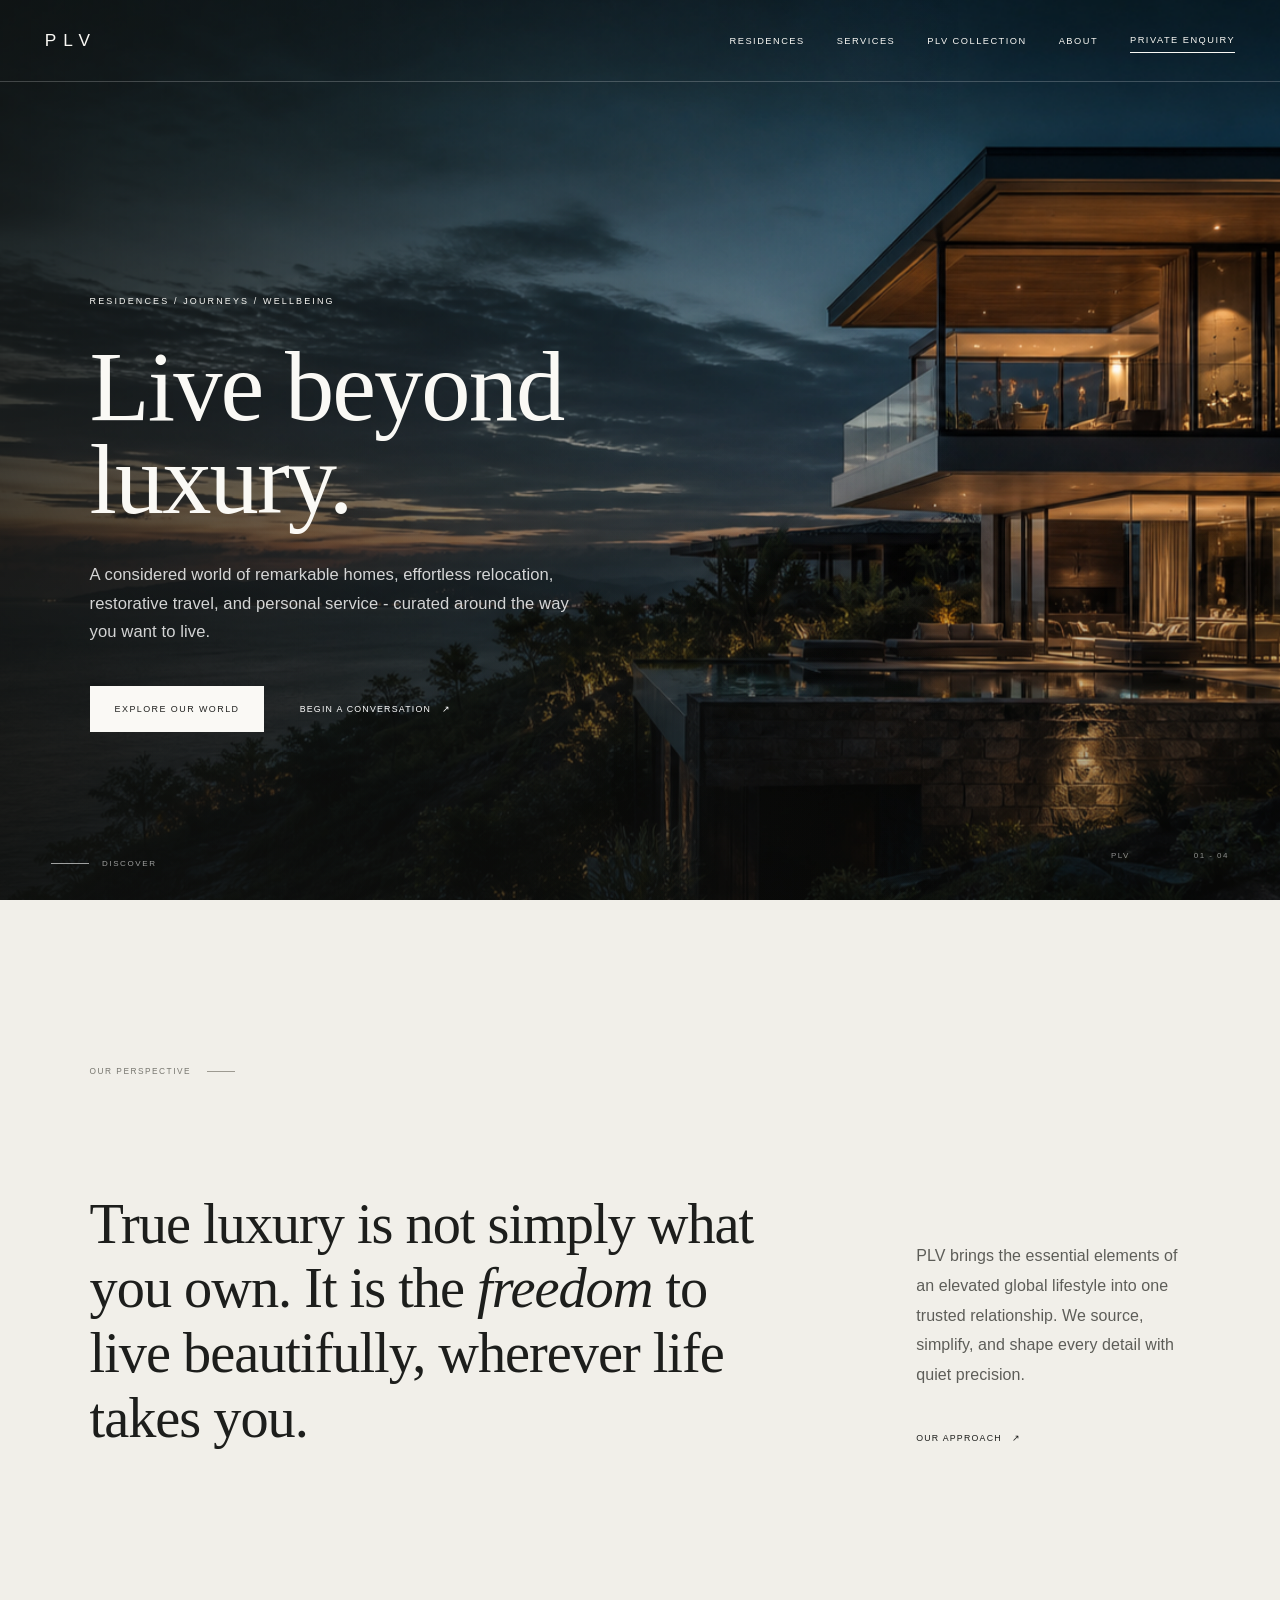
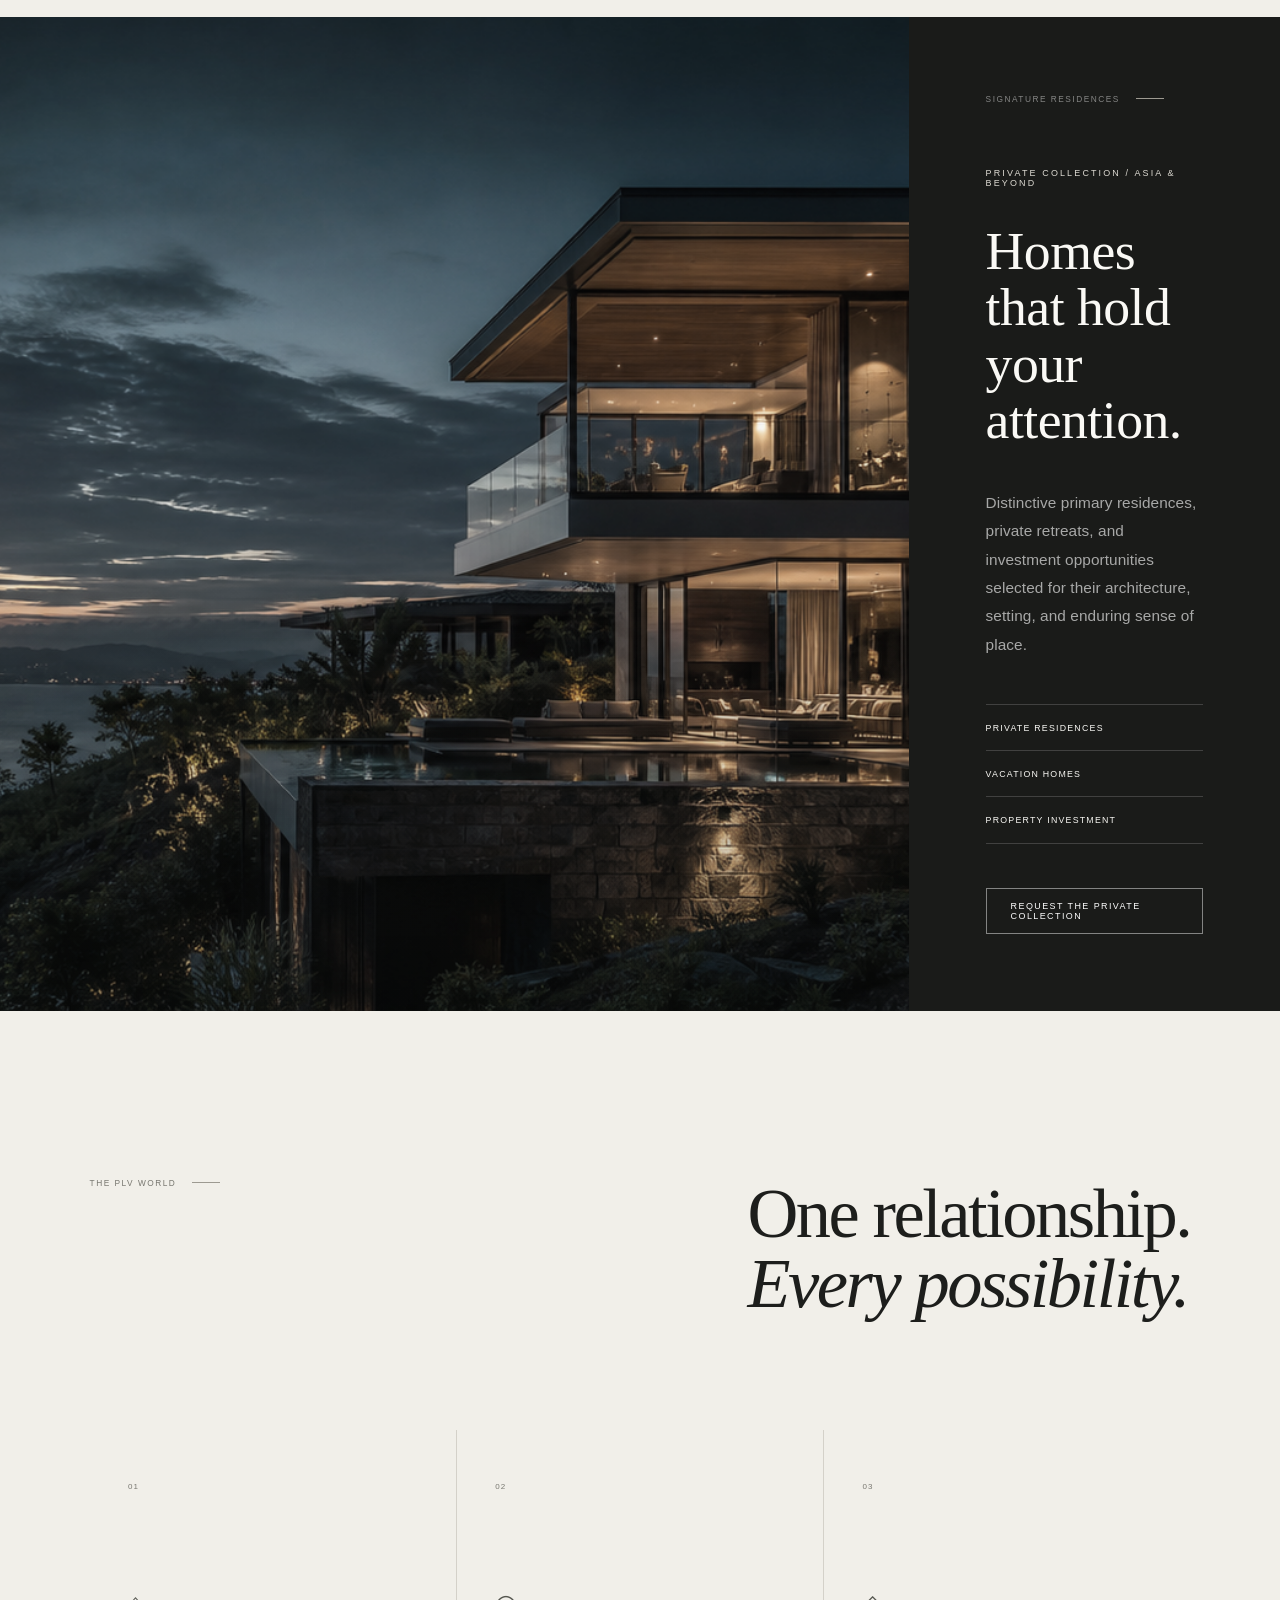
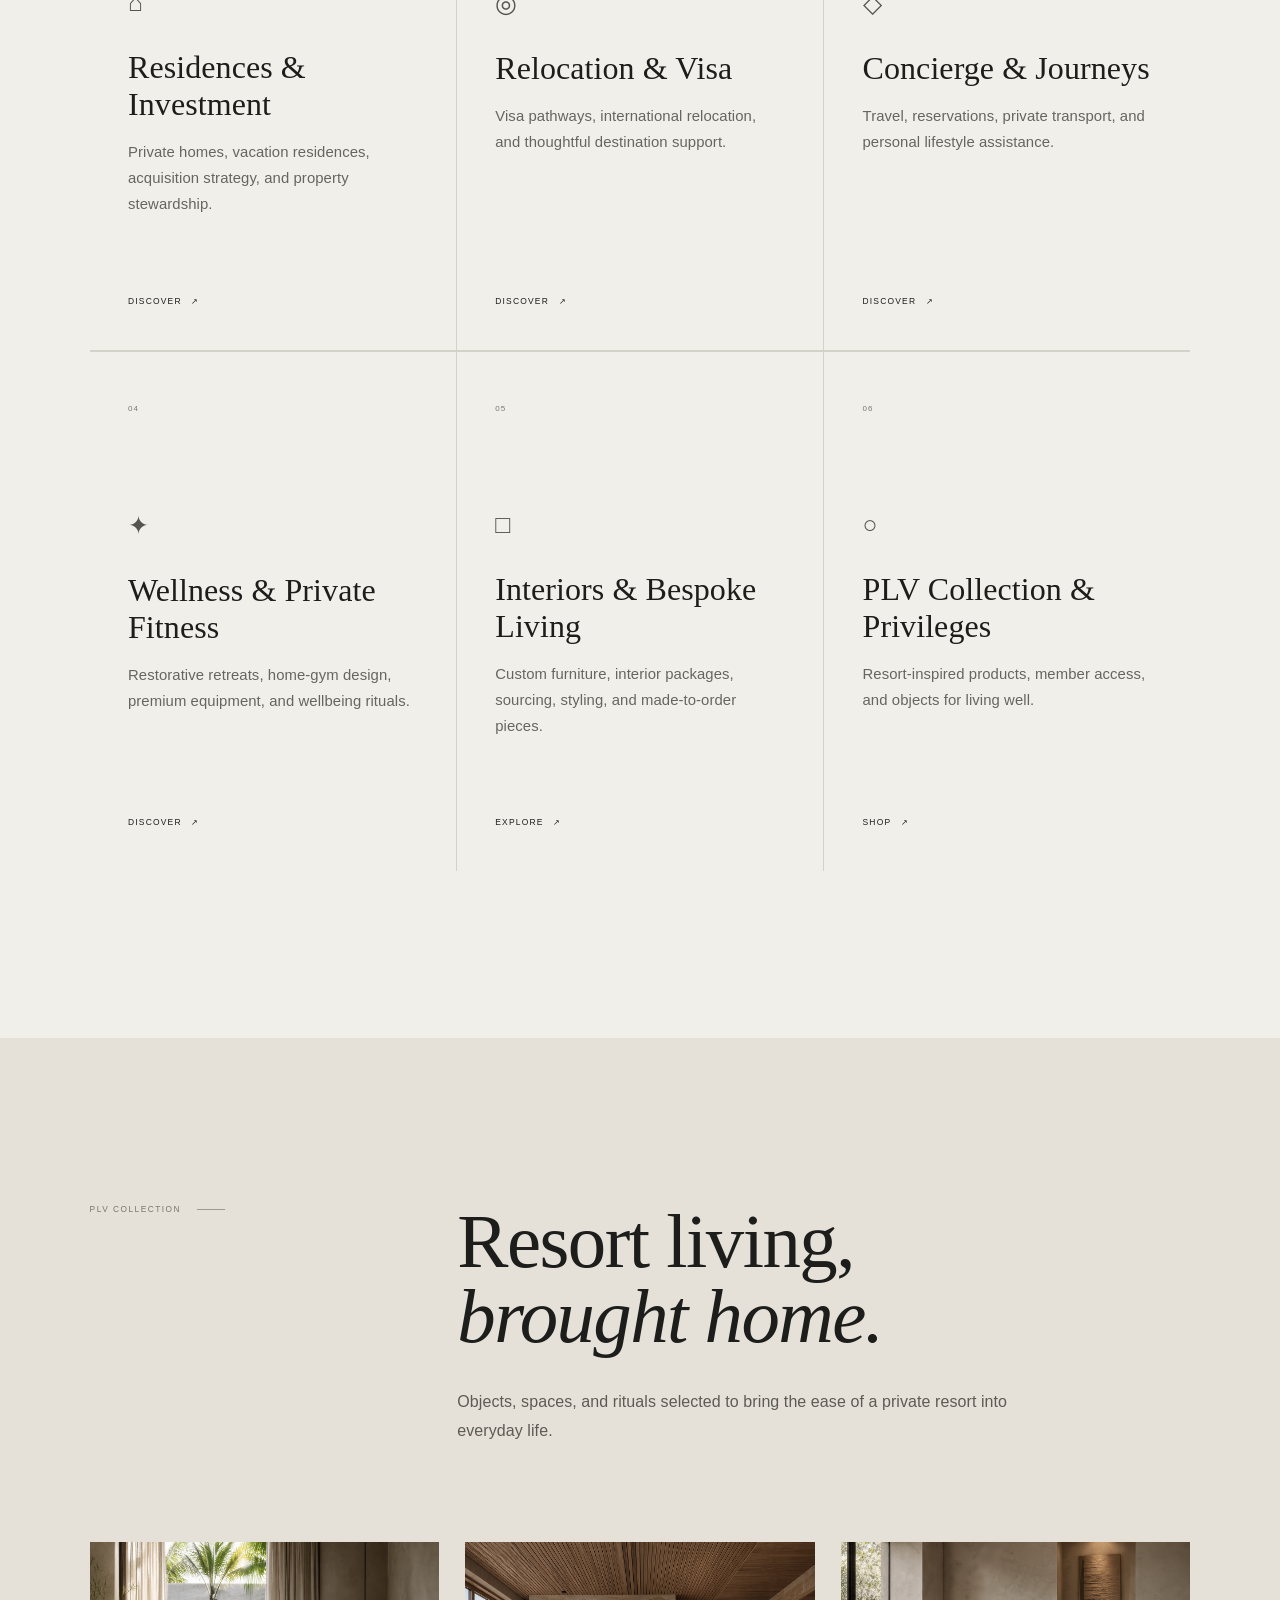
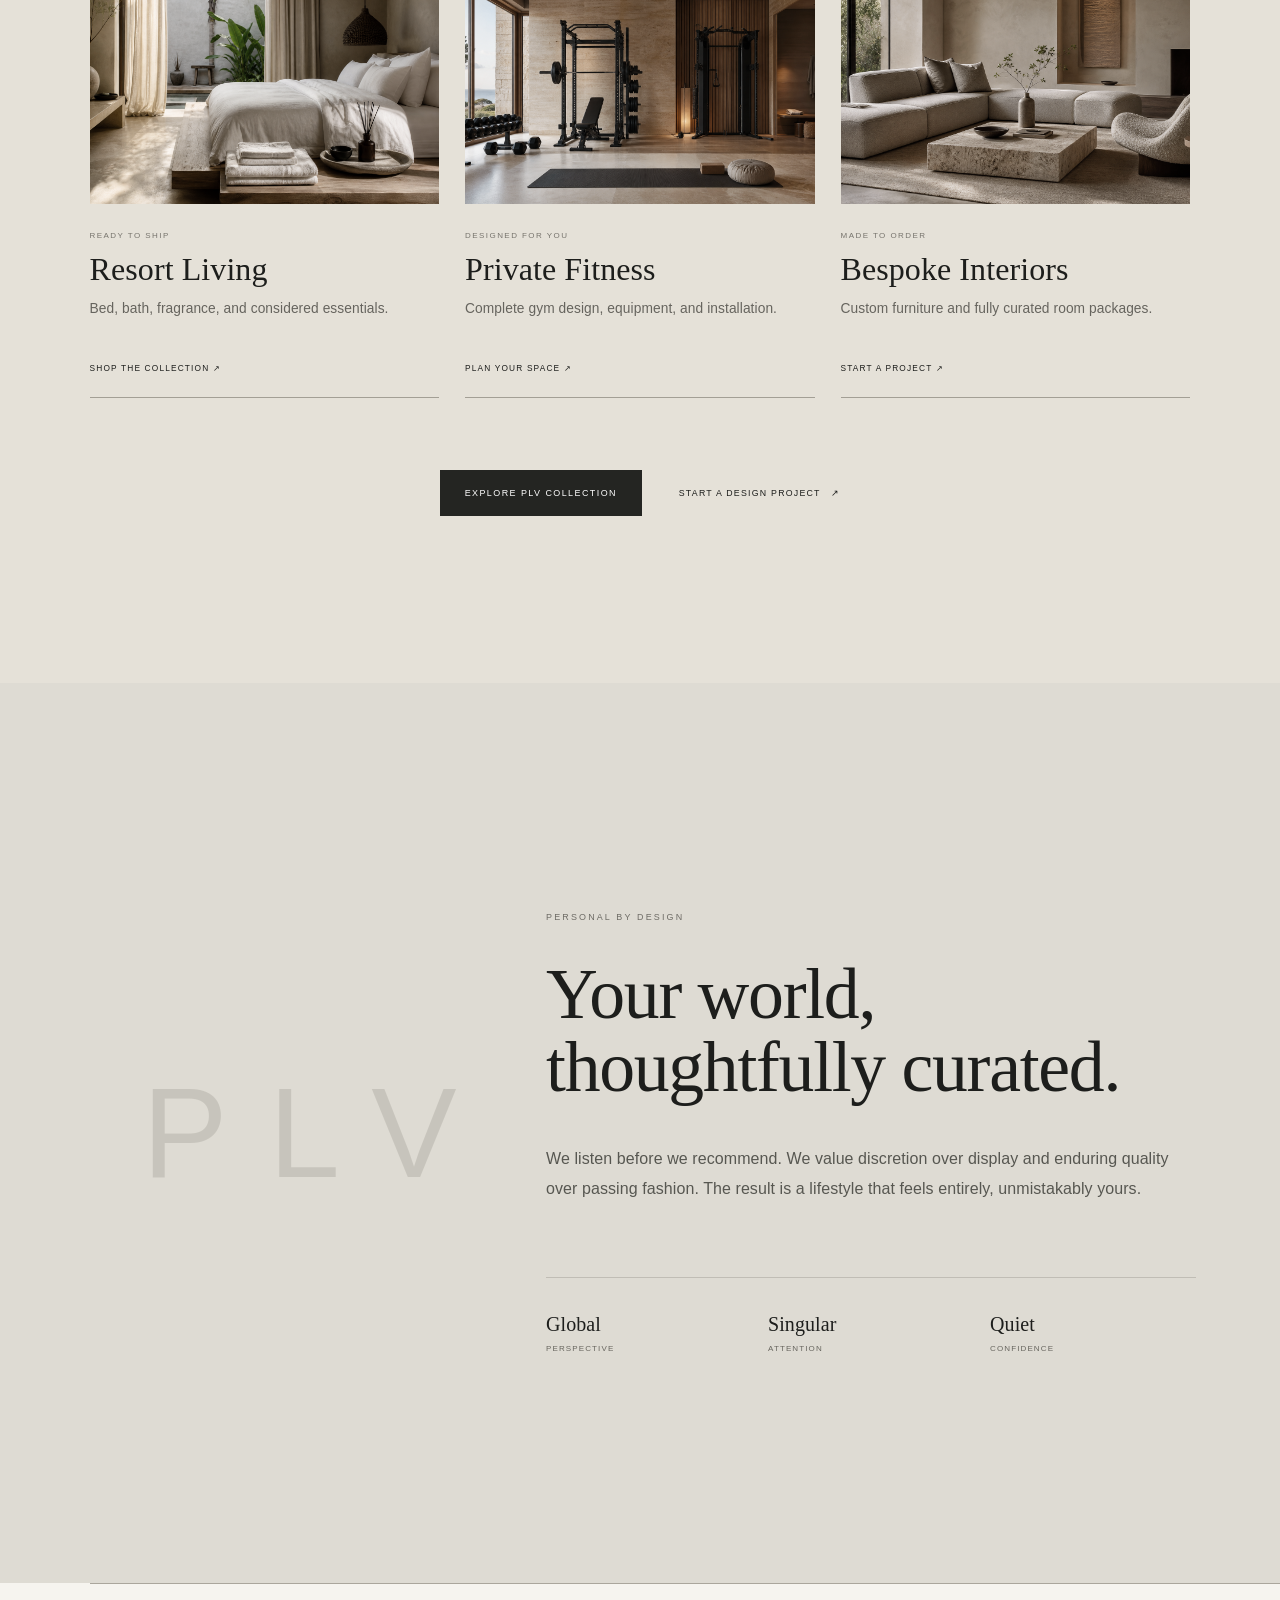
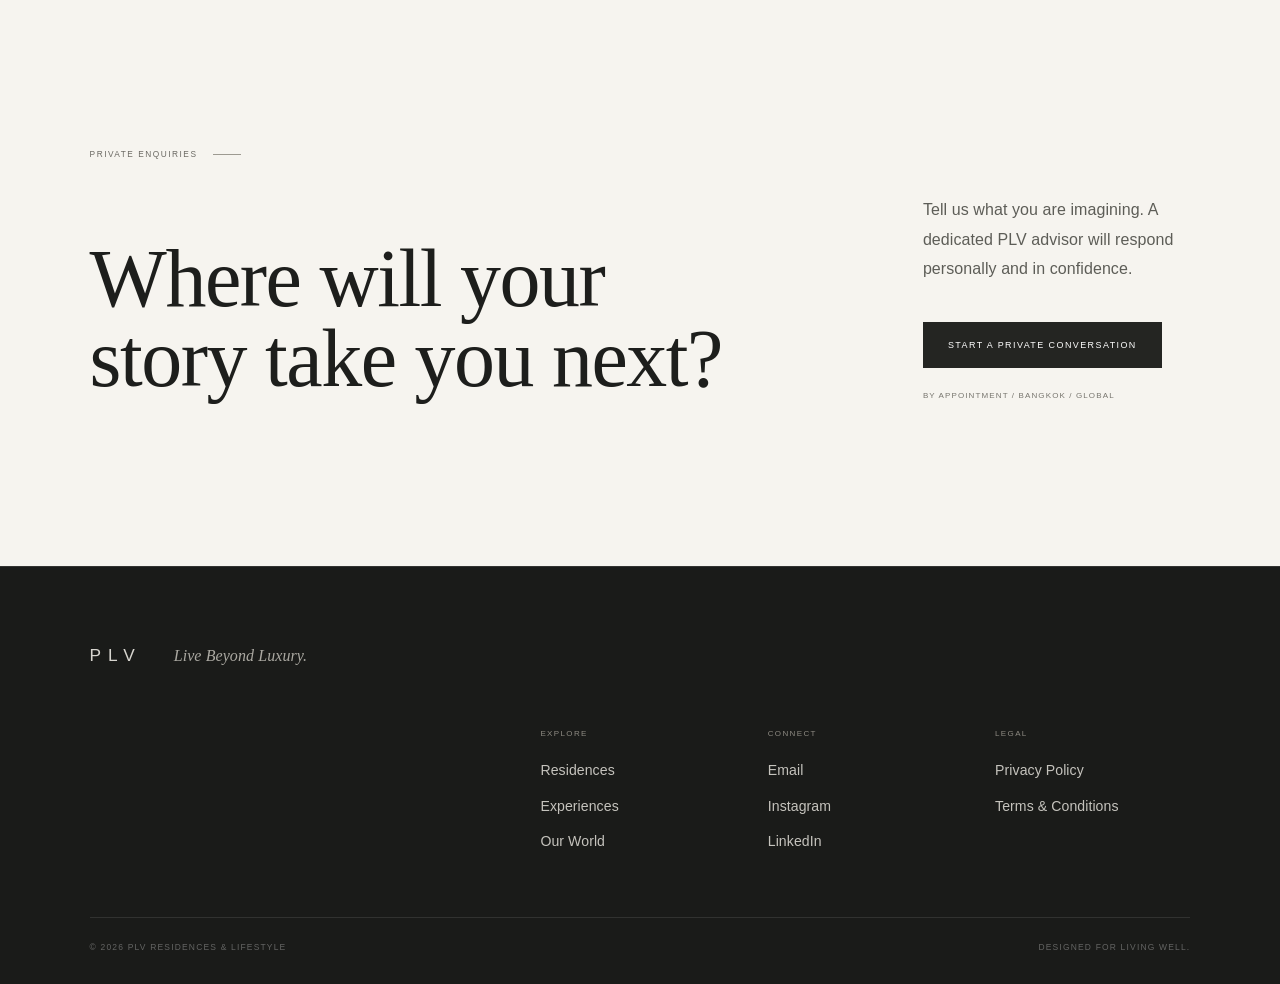
<file: github-plugin-github-openai-curated-remote/outputs/plv-residences/index.html>
<!doctype html>
<html lang="en">
<head>
<meta charset="utf-8"><meta name="viewport" content="width=device-width,initial-scale=1"><meta name="theme-color" content="#07120f">
<meta name="description" content="PLV Residences & Lifestyle curates exceptional residences, journeys, relocation, wellness, and concierge experiences.">
<title>PLV Residences & Lifestyle - Live Beyond Luxury</title>
<link rel="stylesheet" href="base.css"><link rel="stylesheet" href="sections.css"><link rel="stylesheet" href="responsive.css"><link rel="stylesheet" href="aman.css"><link rel="stylesheet" href="commerce.css"><script src="app.js" defer></script><script src="commerce.js" defer></script>
</head>
<body>
<a class="skip" href="#main">Skip to content</a>
<header class="header" data-header>
  <a class="brand" href="#home"><b>PLV</b><span>Residences &amp; Lifestyle</span></a>
  <button class="menu" data-menu aria-expanded="false"><i></i><i></i><span class="sr">Open menu</span></button>
  <nav data-nav><a href="#residences">Residences</a><a href="#services" data-services-link aria-haspopup="true" aria-expanded="false">Services</a><a href="collection.html">PLV Collection</a><a href="#about">About</a><a class="outline" href="#contact">Private Enquiry</a></nav>
</header>
<main id="main">
<section class="hero" id="home">
  <div class="hero-bg"></div><div class="hero-shade"></div>
  <div class="hero-copy"><p class="eyebrow reveal">Residences / Journeys / Wellbeing</p><h1 class="reveal">Live beyond<br><em>luxury.</em></h1><p class="lead reveal">A considered world of remarkable homes, effortless relocation, restorative travel, and personal service - curated around the way you want to live.</p><div class="actions reveal"><a class="button gold" href="#residences">Explore our world</a><a class="text-link" href="#contact">Begin a conversation <span>↗</span></a></div></div>
  <div class="hero-meta"><span>PLV</span><span>01 - 04</span></div><a class="scroll" href="#intro"><i></i>Discover</a>
</section>
<section class="intro section" id="intro"><div class="label reveal"><span>01</span> Our perspective</div><div class="intro-grid"><p class="statement reveal">True luxury is not simply what you own. It is the <em>freedom</em> to live beautifully, wherever life takes you.</p><div class="small-copy reveal"><p>PLV brings the essential elements of an elevated global lifestyle into one trusted relationship. We source, simplify, and shape every detail with quiet precision.</p><a class="text-link dark-link" href="#about">Our approach <span>↗</span></a></div></div></section>
<div data-content></div>
</main>
<footer><div class="footer-brand"><b>PLV</b><em>Live Beyond Luxury.</em></div><div class="footer-links"><div><span>Explore</span><a href="#residences">Residences</a><a href="#services">Experiences</a><a href="#about">Our World</a></div><div><span>Connect</span><a href="mailto:hello@plvresidences.com">Email</a><a href="#">Instagram</a><a href="#">LinkedIn</a></div><div><span>Legal</span><a href="privacy.html">Privacy Policy</a><a href="#">Terms &amp; Conditions</a></div></div><div class="copyright"><span>© 2026 PLV Residences &amp; Lifestyle</span><span>Designed for living well.</span></div></footer>
</body></html>
</file>
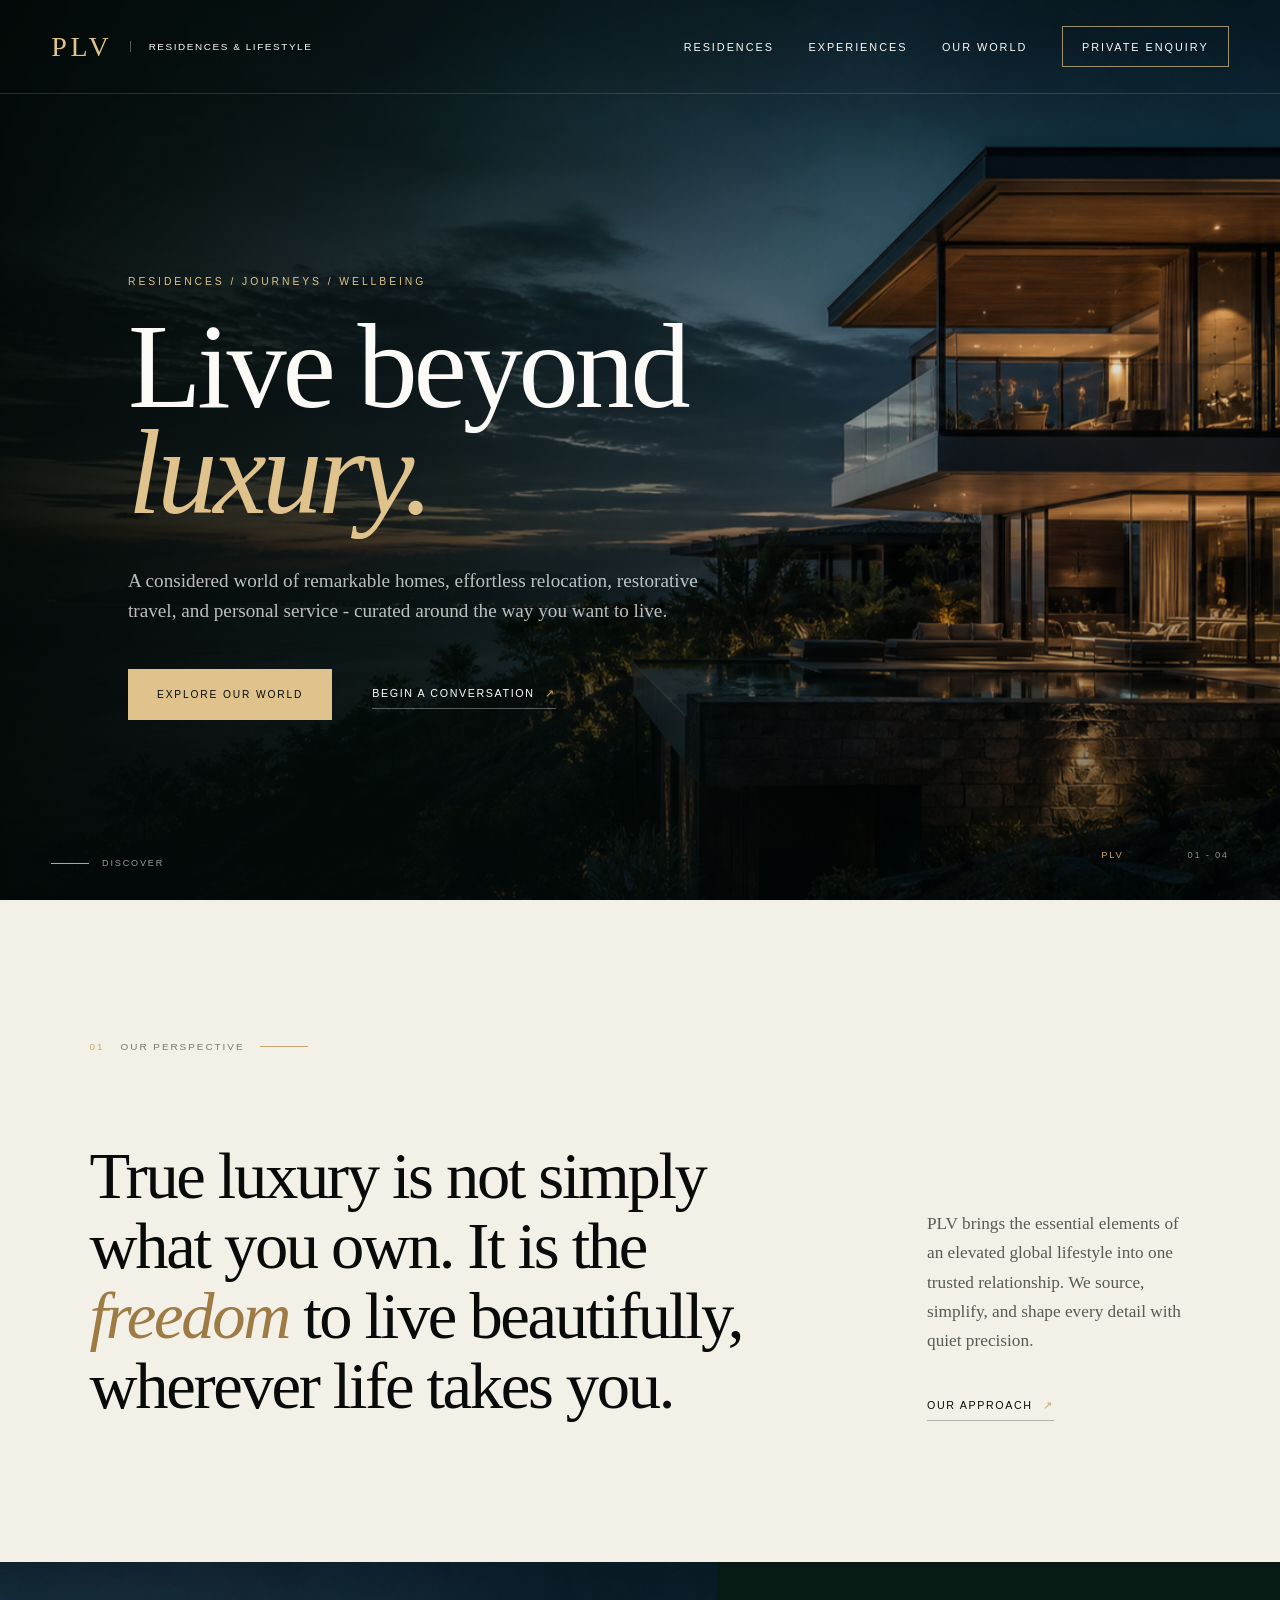
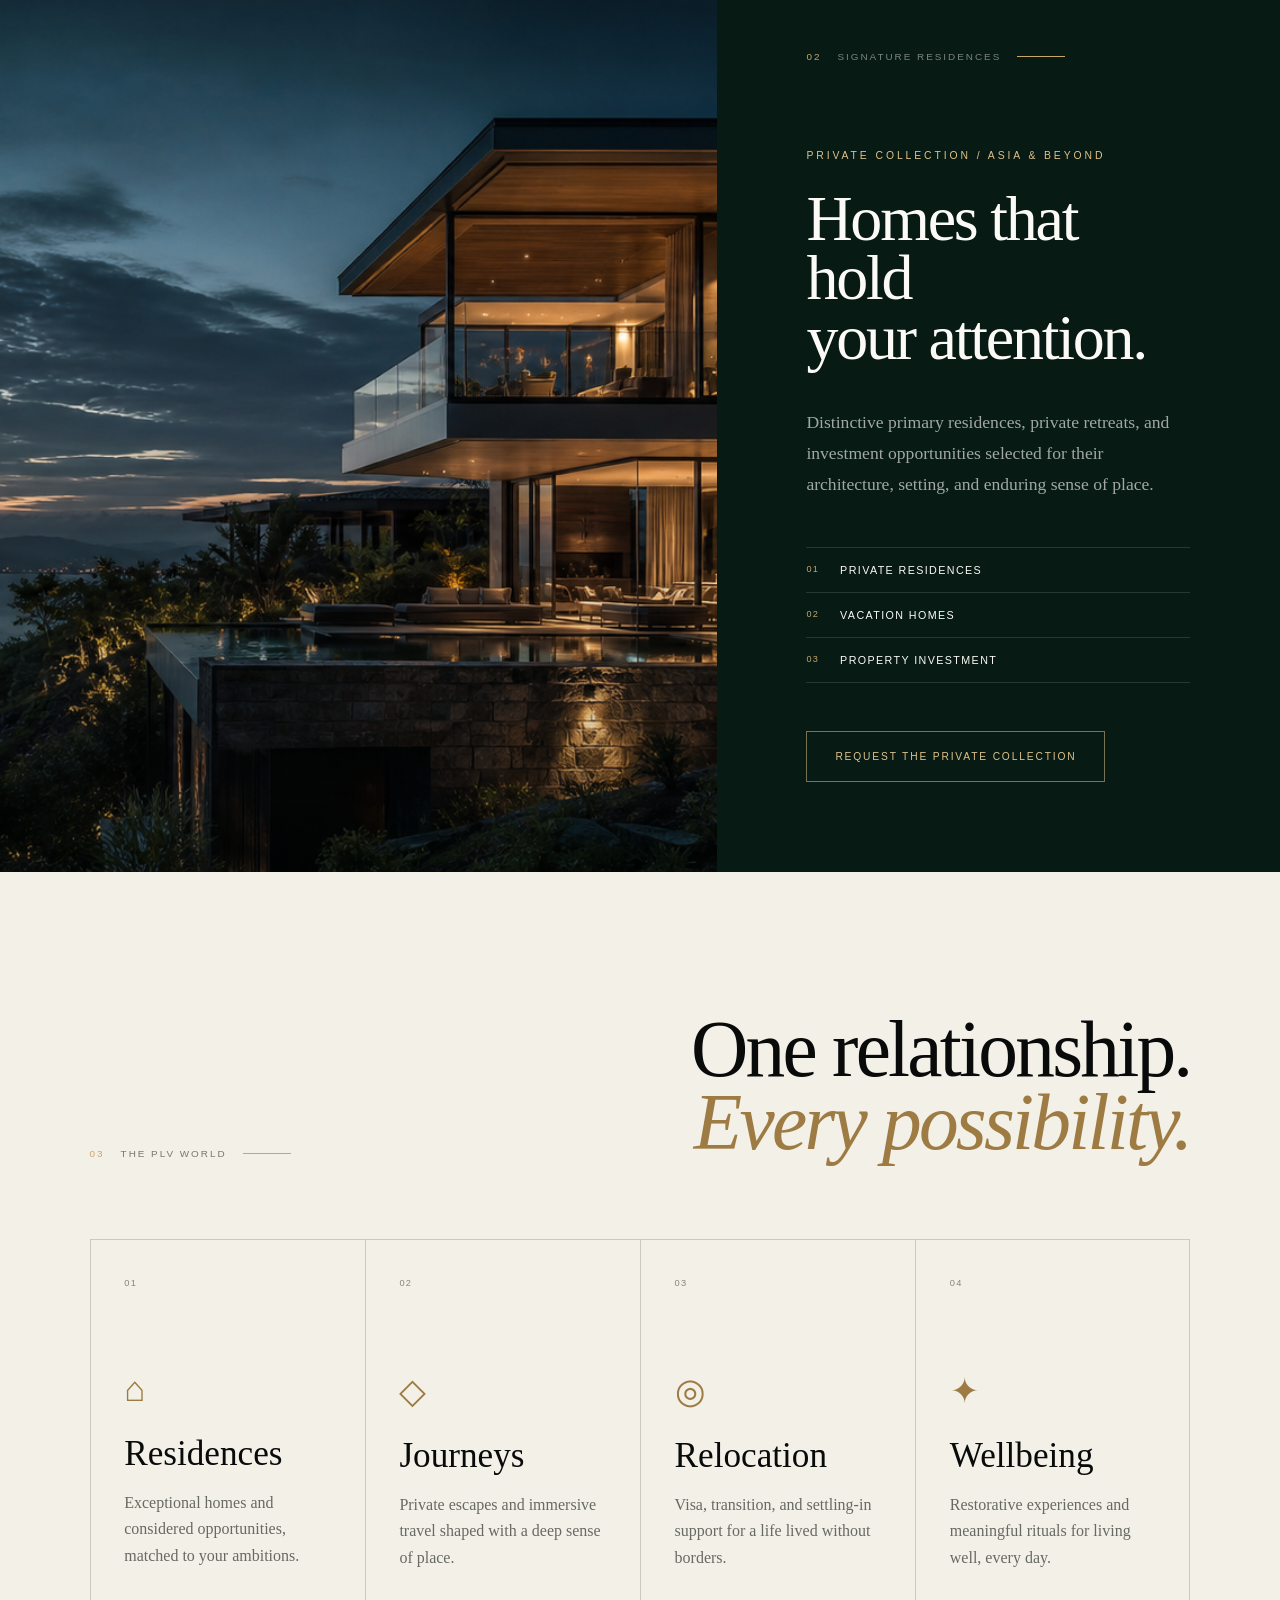
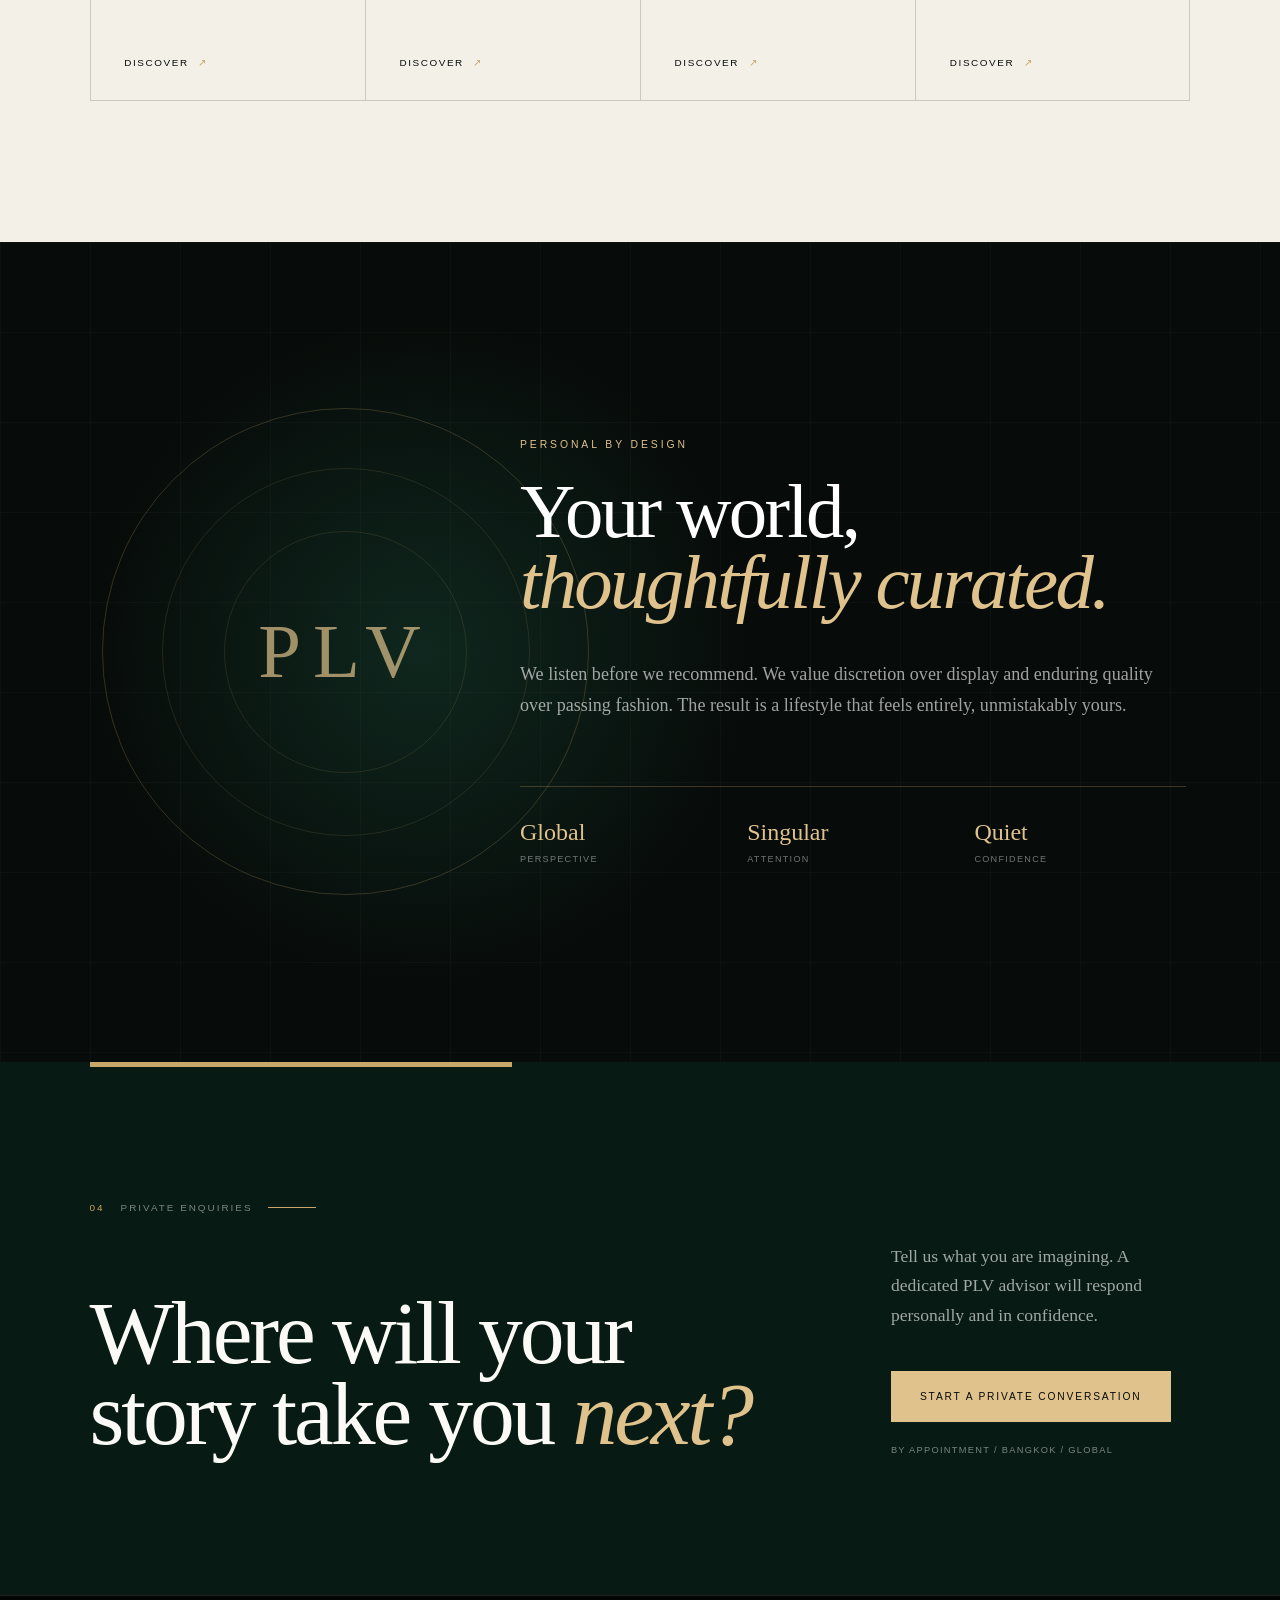
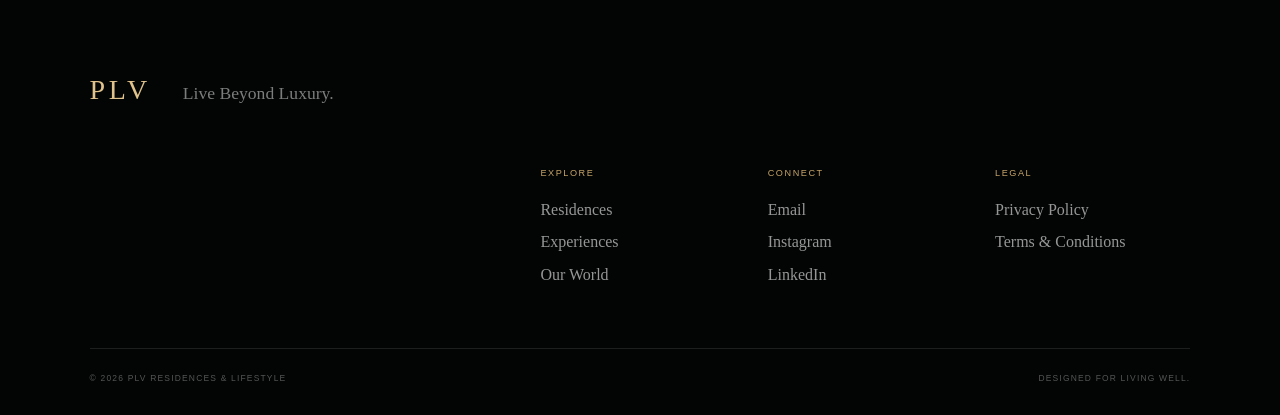
<file: github-plugin-github-openai-curated-remote/work/plv-site/index.html>
<!doctype html>
<html lang="en">
<head>
<meta charset="utf-8"><meta name="viewport" content="width=device-width,initial-scale=1"><meta name="theme-color" content="#07120f">
<meta name="description" content="PLV Residences & Lifestyle curates exceptional residences, journeys, relocation, wellness, and concierge experiences.">
<title>PLV Residences & Lifestyle - Live Beyond Luxury</title>
<link rel="stylesheet" href="base.css"><link rel="stylesheet" href="sections.css"><link rel="stylesheet" href="responsive.css"><script src="app.js" defer></script>
</head>
<body>
<a class="skip" href="#main">Skip to content</a>
<header class="header" data-header>
  <a class="brand" href="#home"><b>PLV</b><span>Residences &amp; Lifestyle</span></a>
  <button class="menu" data-menu aria-expanded="false"><i></i><i></i><span class="sr">Open menu</span></button>
  <nav data-nav><a href="#residences">Residences</a><a href="#services">Experiences</a><a href="#about">Our World</a><a class="outline" href="#contact">Private Enquiry</a></nav>
</header>
<main id="main">
<section class="hero" id="home">
  <div class="hero-bg"></div><div class="hero-shade"></div>
  <div class="hero-copy"><p class="eyebrow reveal">Residences / Journeys / Wellbeing</p><h1 class="reveal">Live beyond<br><em>luxury.</em></h1><p class="lead reveal">A considered world of remarkable homes, effortless relocation, restorative travel, and personal service - curated around the way you want to live.</p><div class="actions reveal"><a class="button gold" href="#residences">Explore our world</a><a class="text-link" href="#contact">Begin a conversation <span>↗</span></a></div></div>
  <div class="hero-meta"><span>PLV</span><span>01 - 04</span></div><a class="scroll" href="#intro"><i></i>Discover</a>
</section>
<section class="intro section" id="intro"><div class="label reveal"><span>01</span> Our perspective</div><div class="intro-grid"><p class="statement reveal">True luxury is not simply what you own. It is the <em>freedom</em> to live beautifully, wherever life takes you.</p><div class="small-copy reveal"><p>PLV brings the essential elements of an elevated global lifestyle into one trusted relationship. We source, simplify, and shape every detail with quiet precision.</p><a class="text-link dark-link" href="#about">Our approach <span>↗</span></a></div></div></section>
<div data-content></div>
</main>
<footer><div class="footer-brand"><b>PLV</b><em>Live Beyond Luxury.</em></div><div class="footer-links"><div><span>Explore</span><a href="#residences">Residences</a><a href="#services">Experiences</a><a href="#about">Our World</a></div><div><span>Connect</span><a href="mailto:hello@plvresidences.com">Email</a><a href="#">Instagram</a><a href="#">LinkedIn</a></div><div><span>Legal</span><a href="privacy.html">Privacy Policy</a><a href="#">Terms &amp; Conditions</a></div></div><div class="copyright"><span>© 2026 PLV Residences &amp; Lifestyle</span><span>Designed for living well.</span></div></footer>
</body></html>
</file>
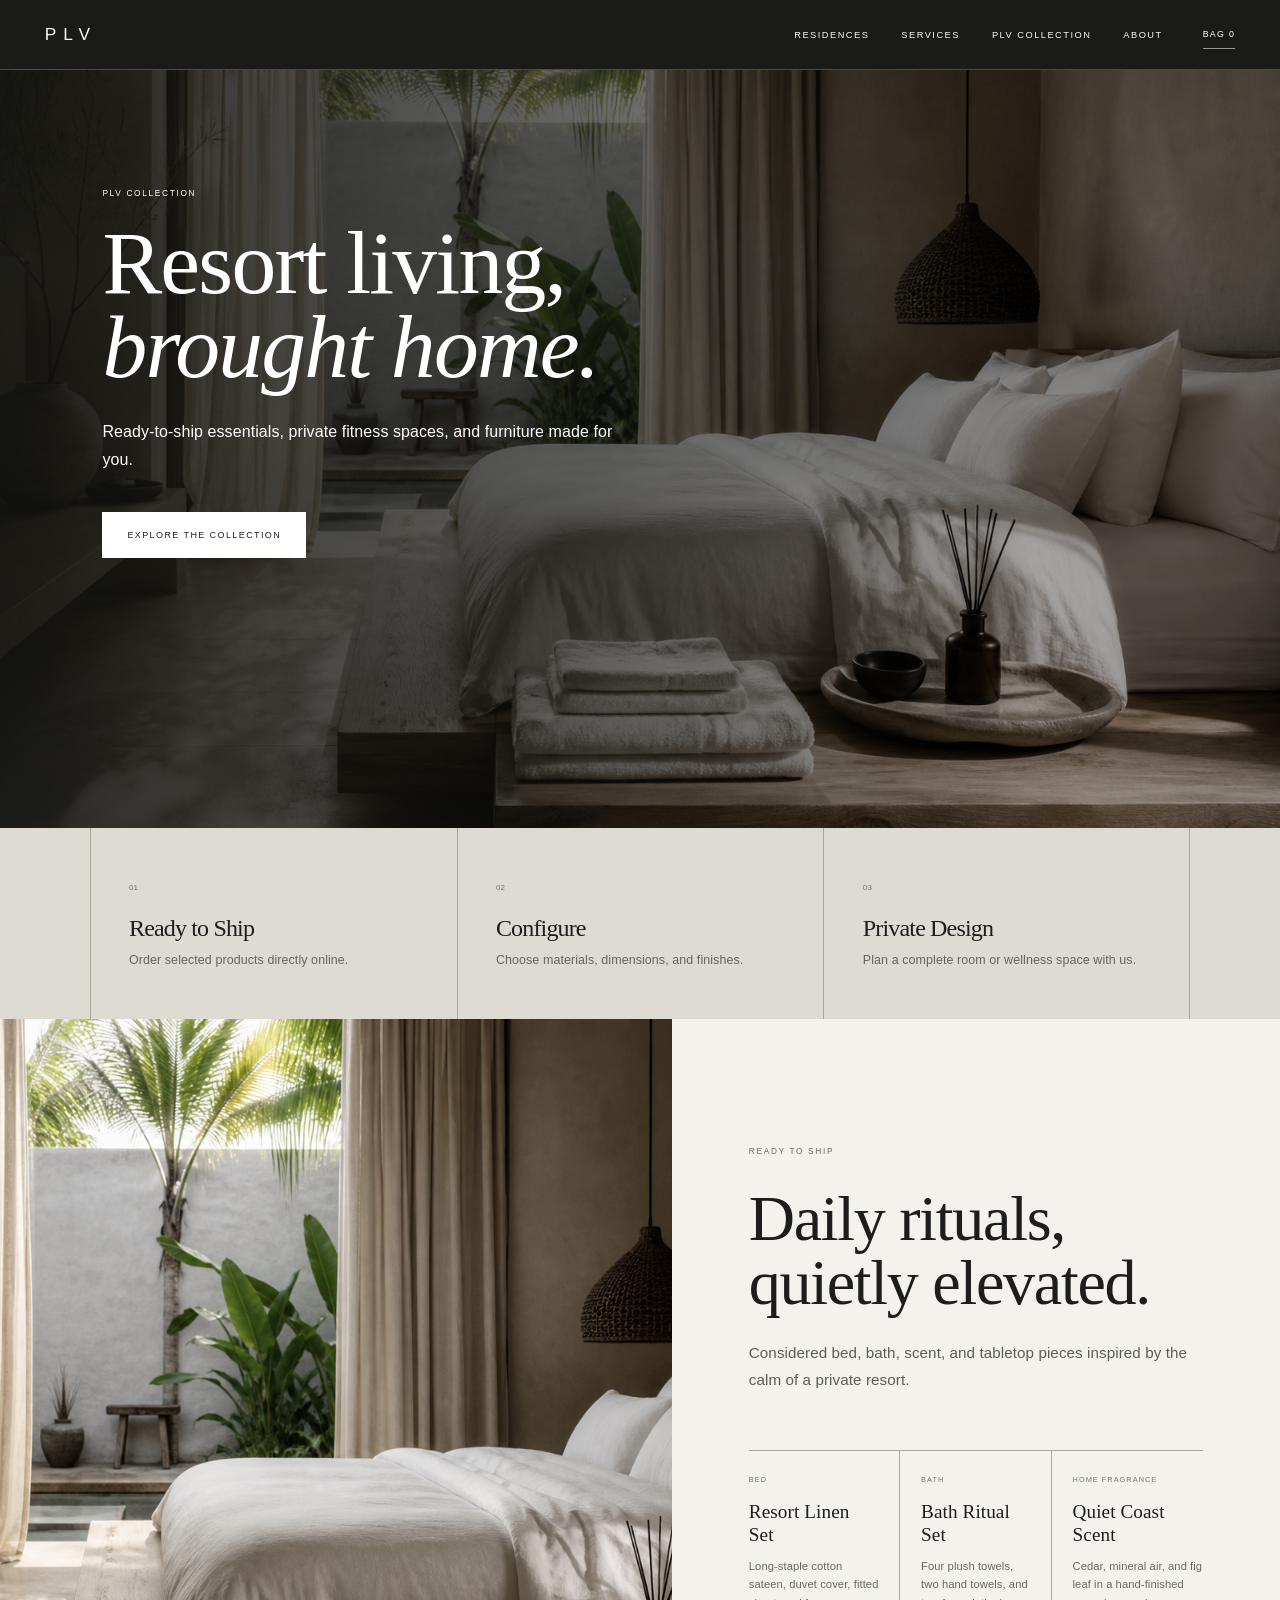
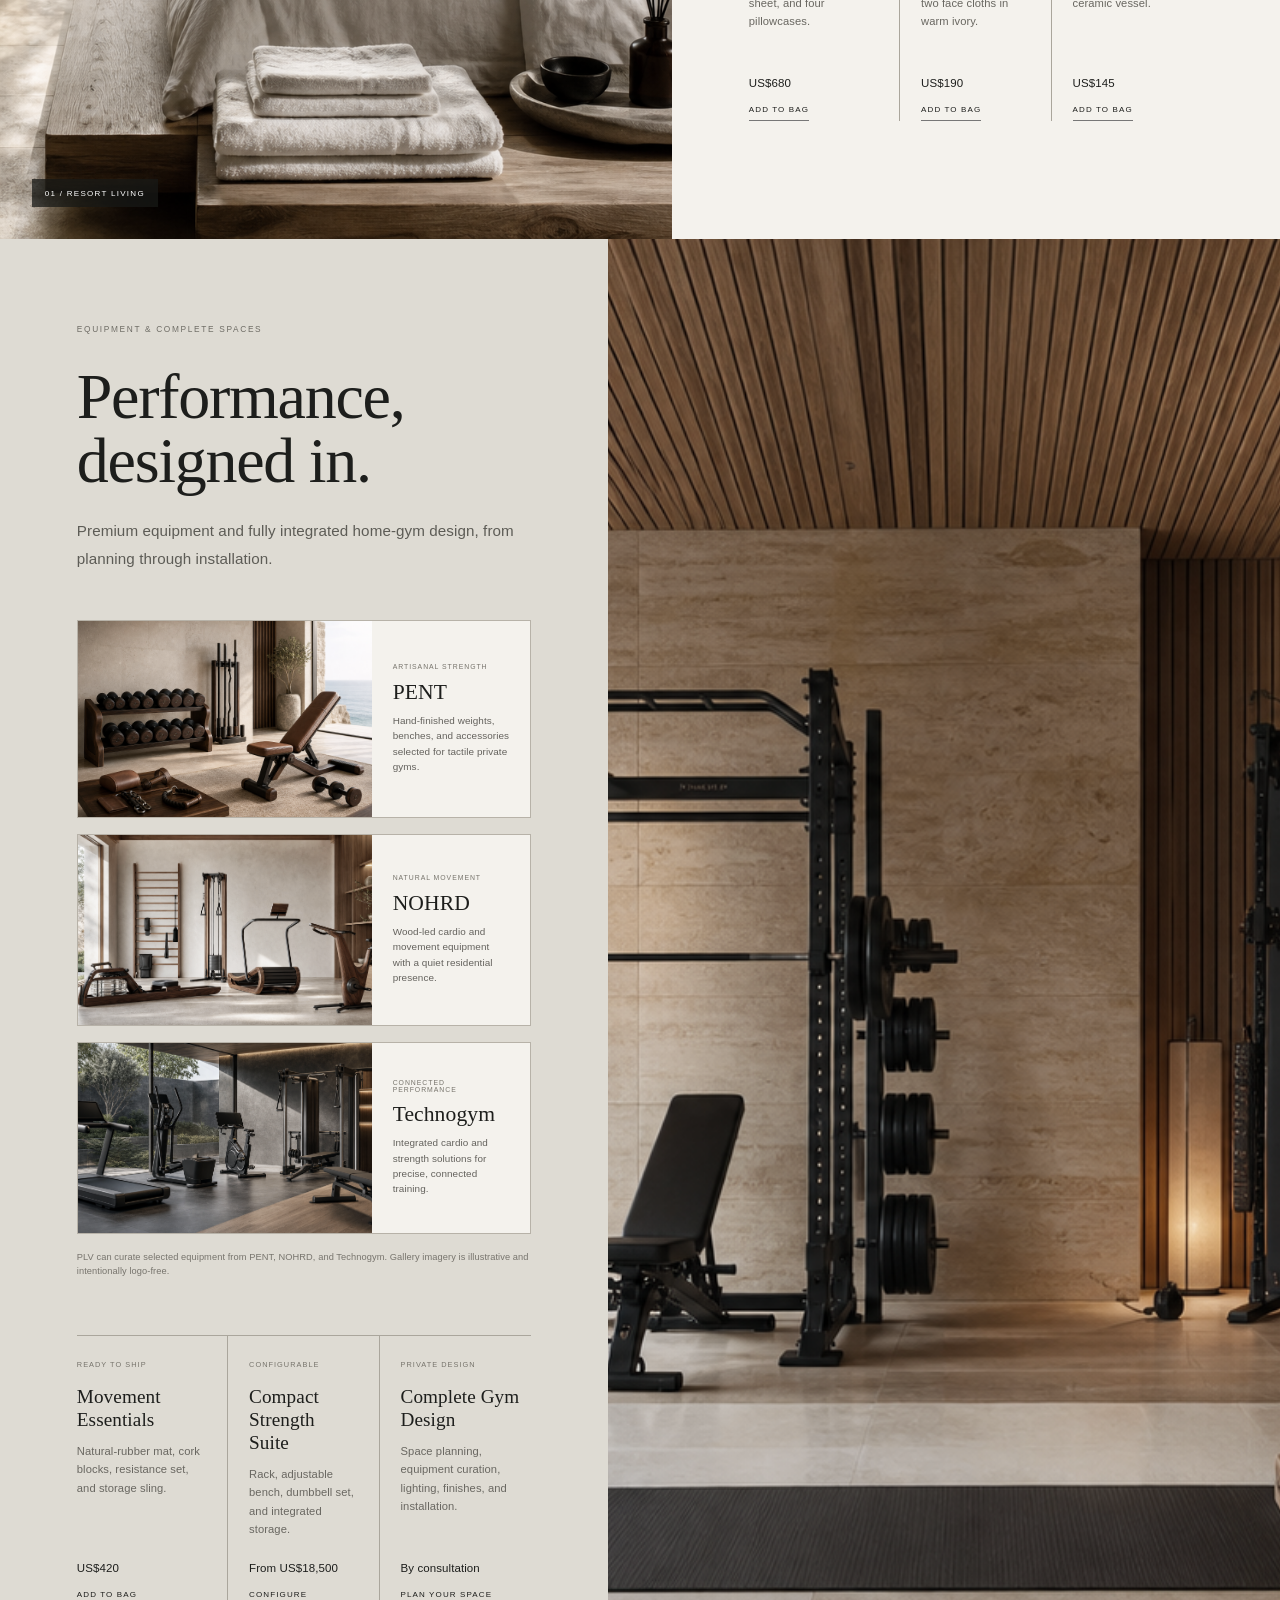
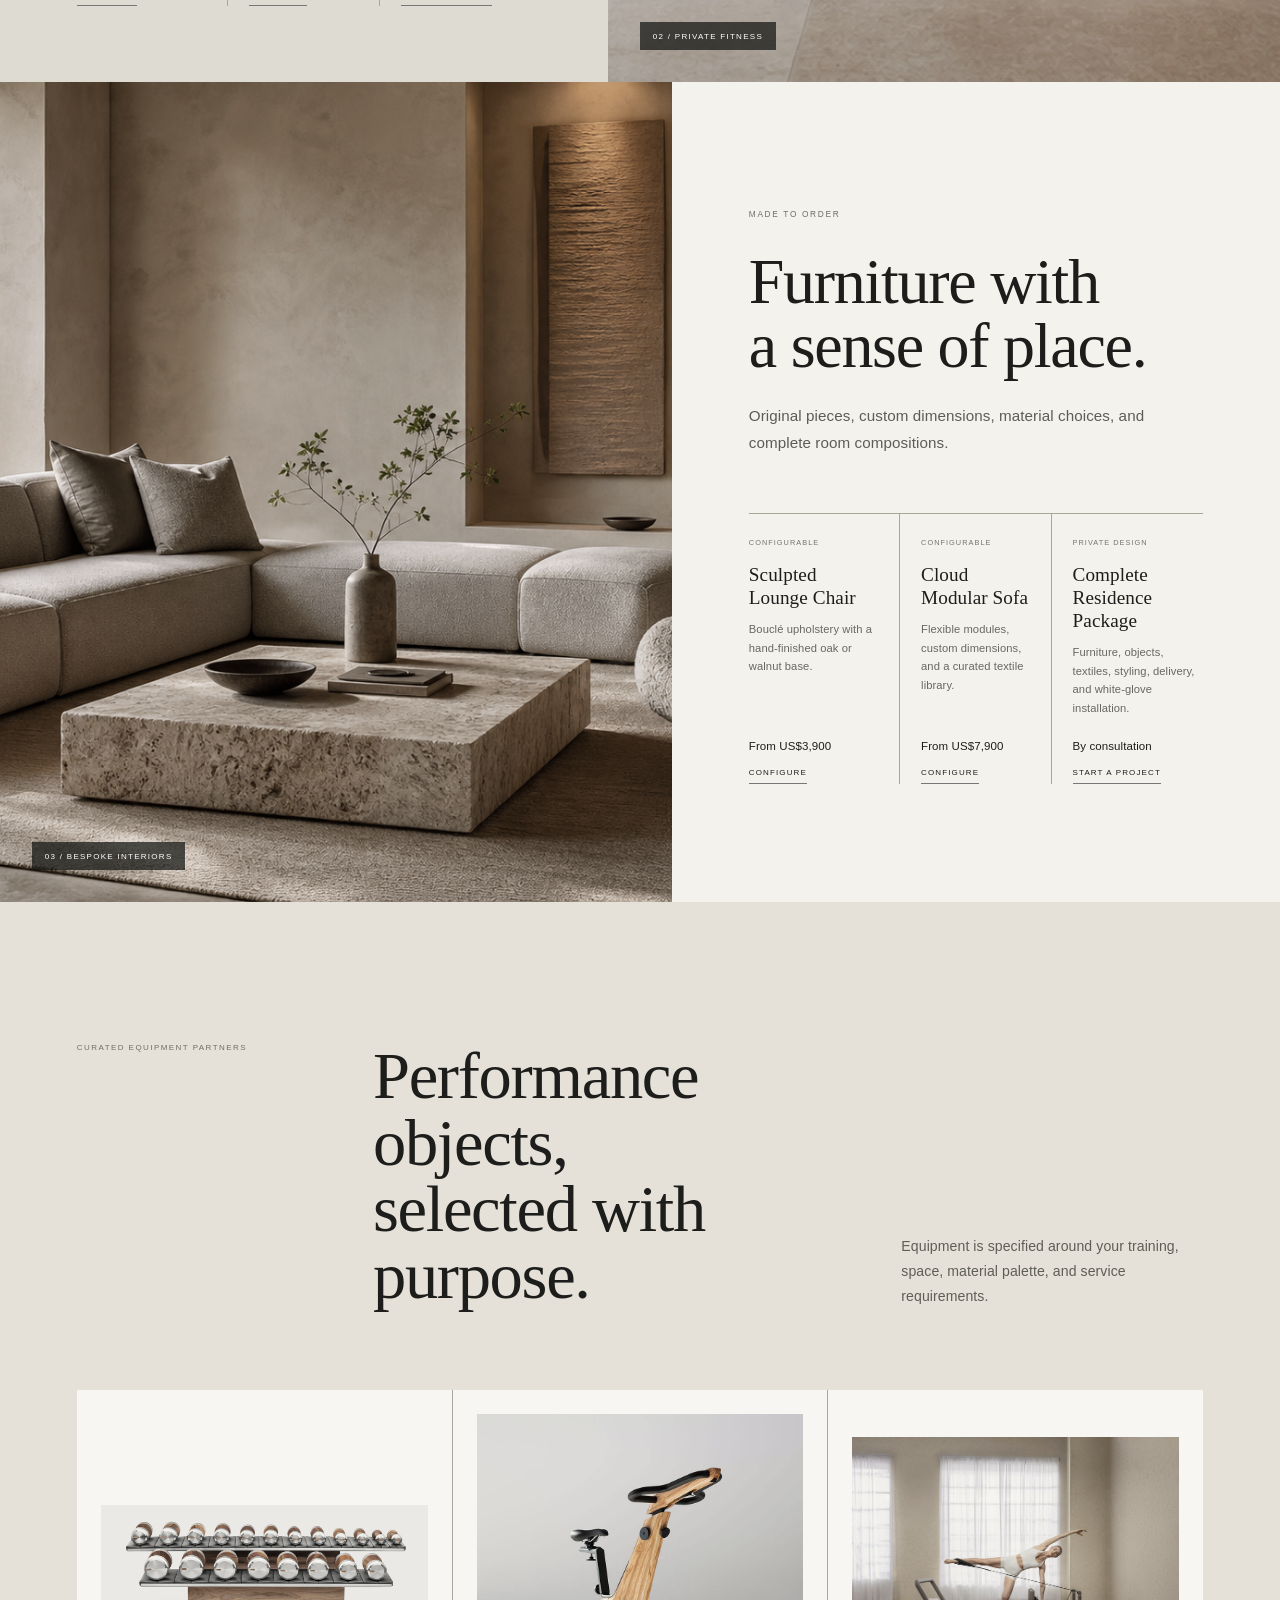
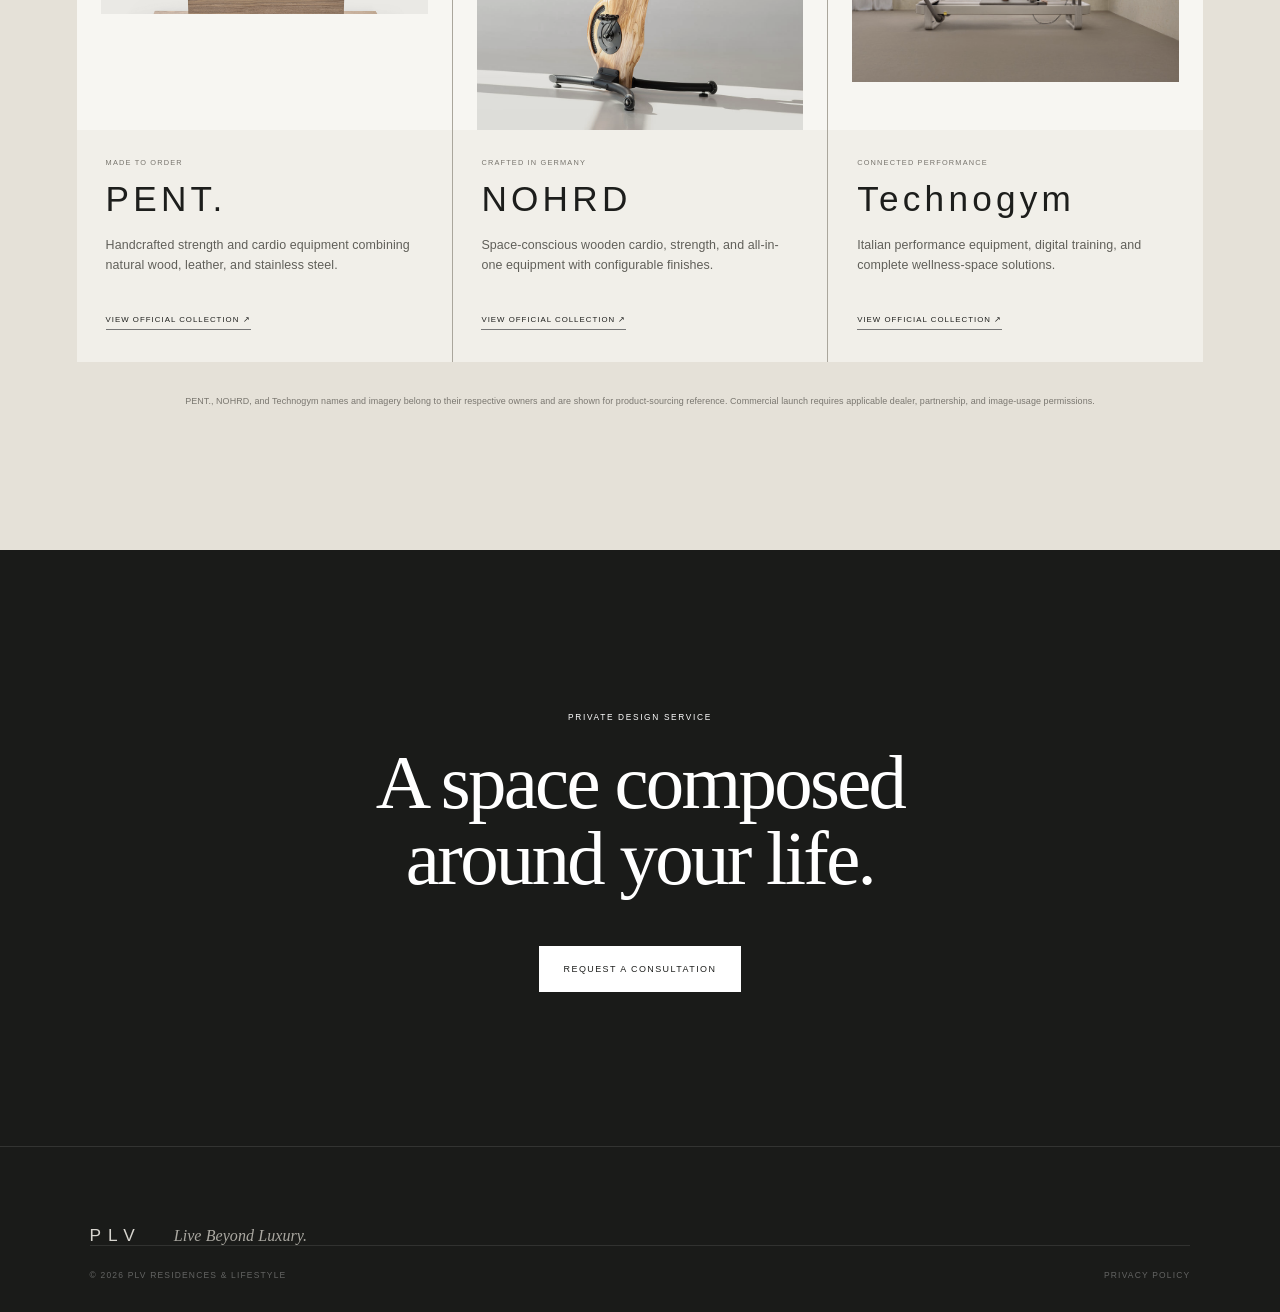
<file: github-plugin-github-openai-curated-remote/outputs/plv-residences/index.html.html>
<!doctype html>
<html lang="en"><head><meta charset="utf-8"><meta name="viewport" content="width=device-width,initial-scale=1"><meta name="theme-color" content="#1a1b19"><meta name="description" content="PLV Collection - resort living, private fitness, and bespoke interiors."><title>PLV Collection - Resort Living, Brought Home</title><link rel="stylesheet" href="base.css"><link rel="stylesheet" href="sections.css"><link rel="stylesheet" href="responsive.css"><link rel="stylesheet" href="aman.css"><link rel="stylesheet" href="shop.css"><script src="shop.js" defer></script></head>
<body class="shop-page">
<a class="skip" href="#shop-main">Skip to content</a>
<header class="header scrolled"><a class="brand" href="index.html"><b>PLV</b><span>Residences &amp; Lifestyle</span></a><nav><a href="index.html#residences">Residences</a><a href="index.html#services">Services</a><a href="collection.html">PLV Collection</a><a href="index.html#about">About</a></nav><button class="bag-button" type="button" data-bag-button>Bag <span data-cart-count>0</span></button></header>
<main id="shop-main">
  <section class="shop-hero"><img src="assets/collection-resort-living.png" alt="PLV resort living collection in a serene bedroom"><div><p>PLV Collection</p><h1>Resort living,<br><em>brought home.</em></h1><span>Ready-to-ship essentials, private fitness spaces, and furniture made for you.</span><a href="#shop" class="button shop-hero-button">Explore the collection</a></div></section>
  <section class="purchase-paths" aria-label="Ways to purchase"><div><small>01</small><h2>Ready to Ship</h2><p>Order selected products directly online.</p></div><div><small>02</small><h2>Configure</h2><p>Choose materials, dimensions, and finishes.</p></div><div><small>03</small><h2>Private Design</h2><p>Plan a complete room or wellness space with us.</p></div></section>
  <div id="shop" data-shop-content></div>
  <section class="shop-contact"><p>Private design service</p><h2>A space composed<br>around your life.</h2><a href="mailto:concierge@plvresidences.com?subject=PLV%20Design%20Consultation" class="button">Request a consultation</a></section>
</main>
<footer><div class="footer-brand"><b>PLV</b><em>Live Beyond Luxury.</em></div><div class="copyright"><span>© 2026 PLV Residences &amp; Lifestyle</span><a href="privacy.html">Privacy Policy</a></div></footer>

<aside class="bag-drawer" data-bag aria-hidden="true"><div class="bag-head"><h2>Your selection</h2><button type="button" data-bag-close>Close</button></div><div class="bag-items" data-bag-items><p>Your bag is currently empty.</p></div><div class="bag-foot"><div><span>Estimated total</span><strong data-bag-total>US$0</strong></div><button class="button" type="button" data-order-button disabled>Request secure checkout</button><small>Taxes, delivery, customisation, and installation are confirmed separately.</small></div></aside><div class="bag-backdrop" data-bag-backdrop></div><div class="shop-toast" data-toast role="status" aria-live="polite"></div>
</body></html>
</file>
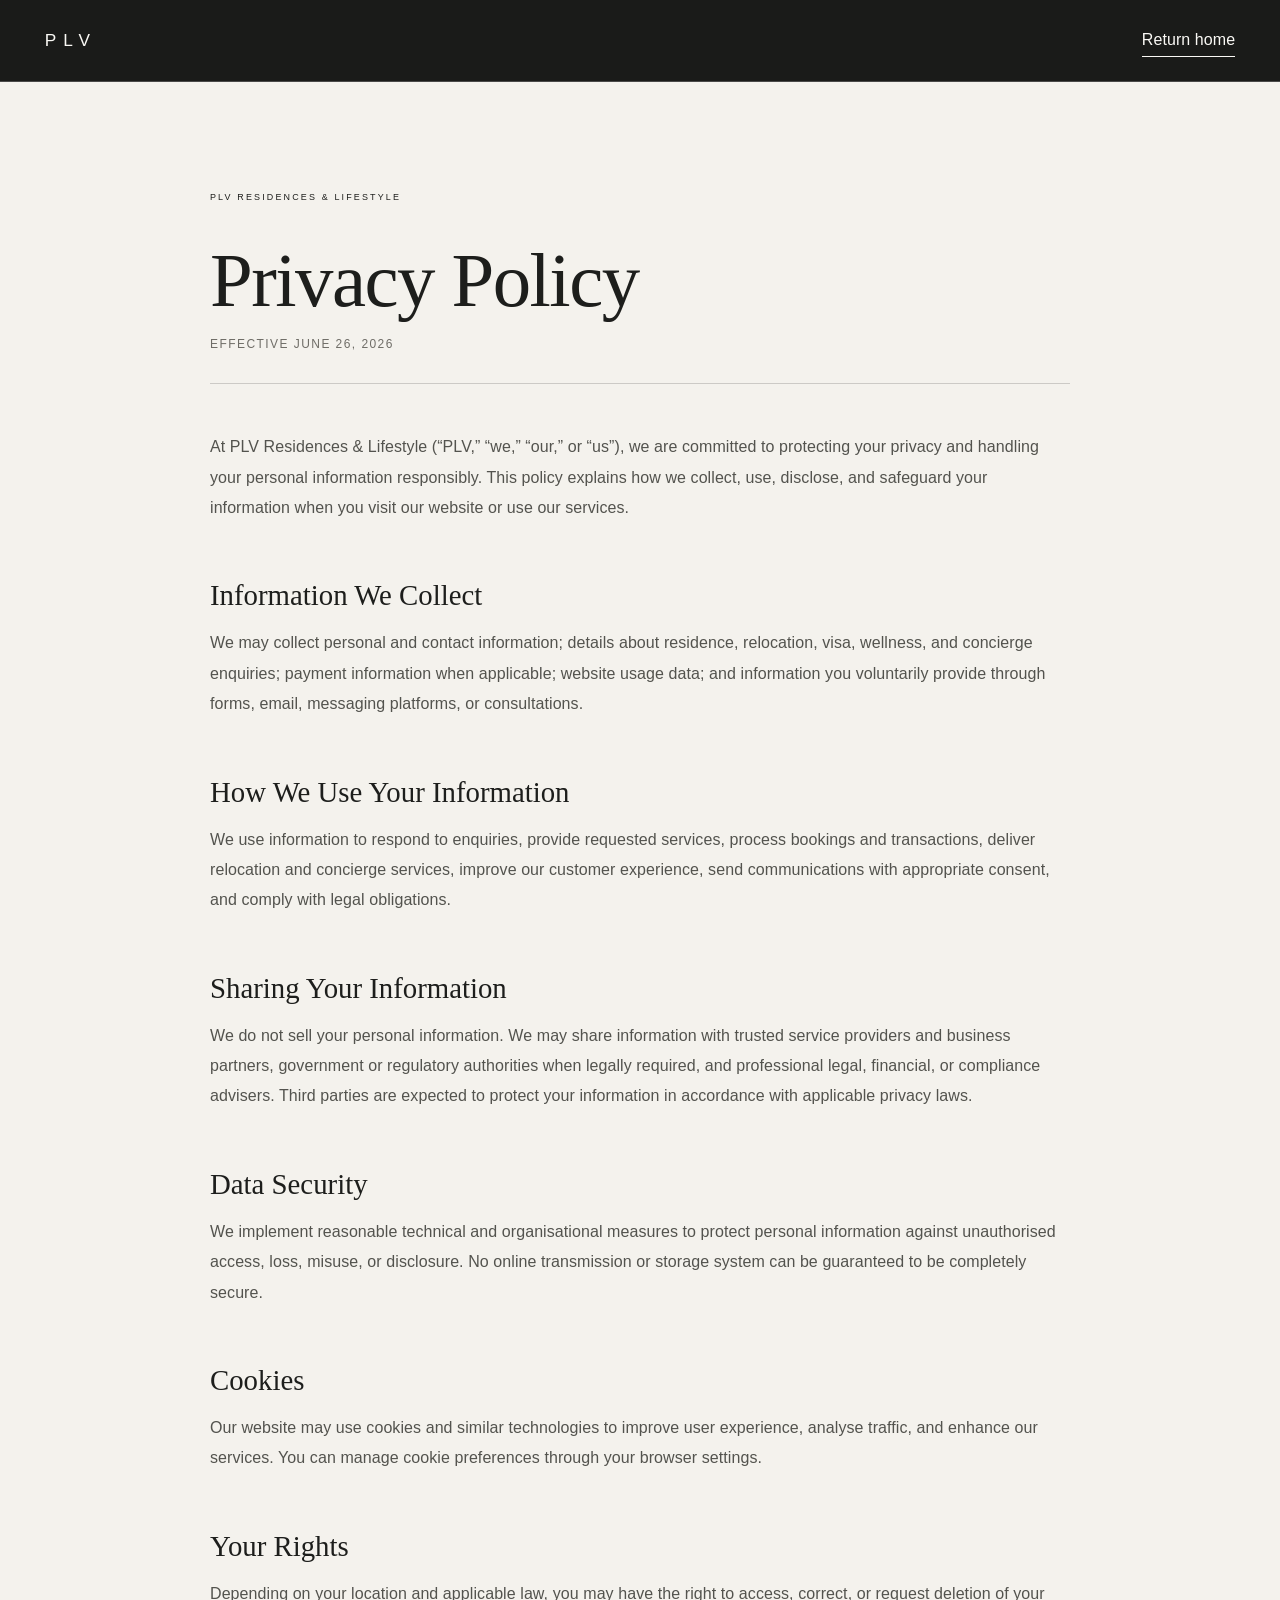
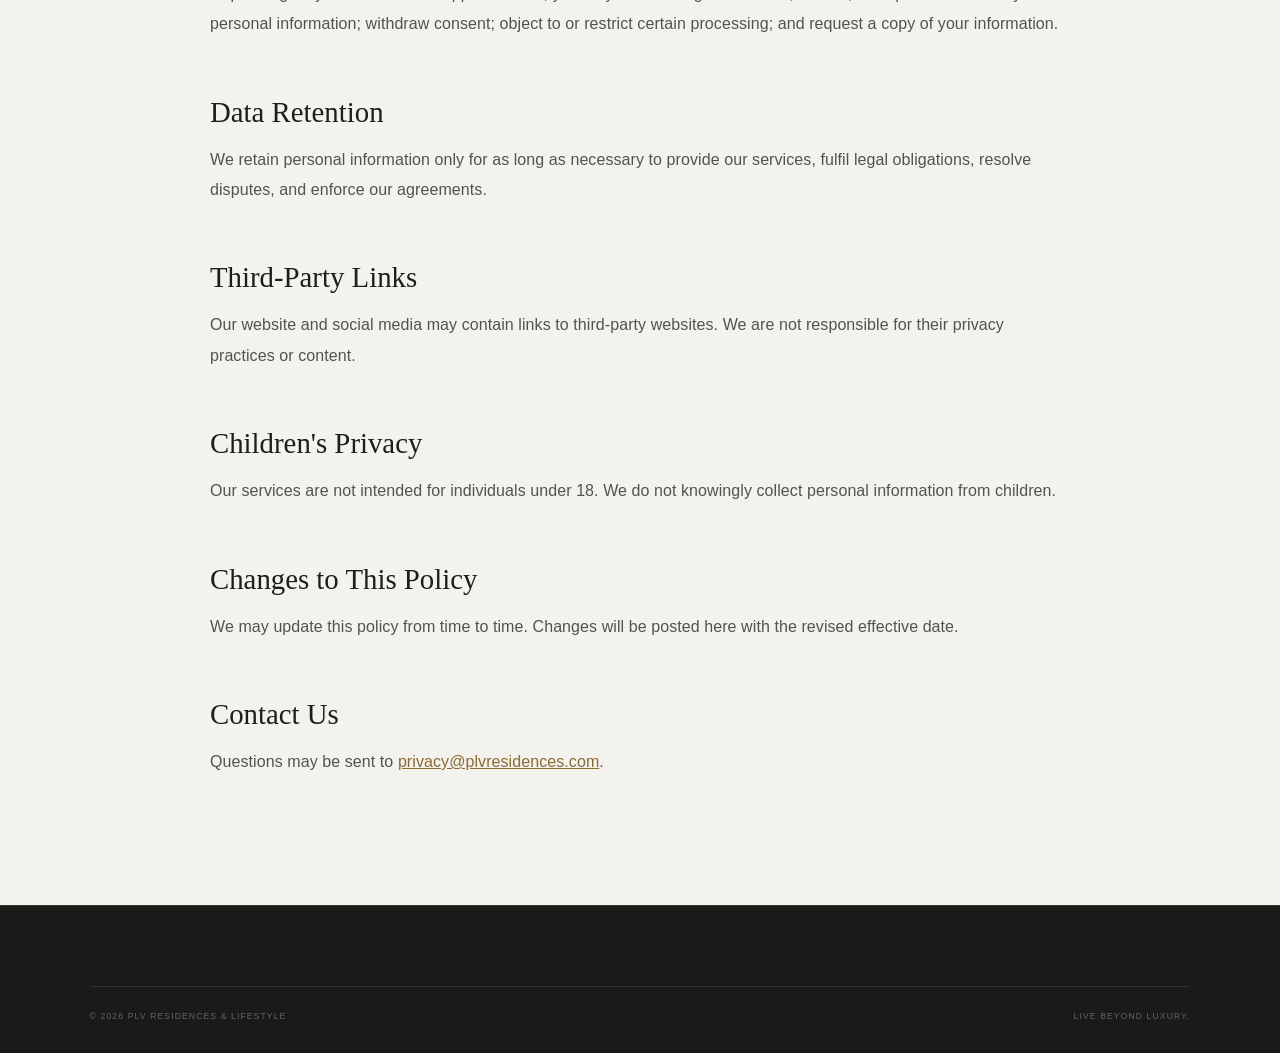
<file: github-plugin-github-openai-curated-remote/outputs/plv-residences/privacy.html>
<!doctype html><html lang="en"><head><meta charset="utf-8"><meta name="viewport" content="width=device-width,initial-scale=1"><title>Privacy Policy - PLV Residences & Lifestyle</title><link rel="stylesheet" href="base.css"><link rel="stylesheet" href="sections.css"><link rel="stylesheet" href="responsive.css"><link rel="stylesheet" href="aman.css"></head>
<body class="privacy"><header class="header"><a class="brand" href="index.html"><b>PLV</b><span>Residences &amp; Lifestyle</span></a><a class="outline" href="index.html">Return home</a></header>
<main class="policy"><p class="eyebrow">PLV Residences &amp; Lifestyle</p><h1>Privacy Policy</h1><p class="date">Effective June 26, 2026</p><div class="policy-copy">
<p>At PLV Residences &amp; Lifestyle (“PLV,” “we,” “our,” or “us”), we are committed to protecting your privacy and handling your personal information responsibly. This policy explains how we collect, use, disclose, and safeguard your information when you visit our website or use our services.</p>
<h2>Information We Collect</h2><p>We may collect personal and contact information; details about residence, relocation, visa, wellness, and concierge enquiries; payment information when applicable; website usage data; and information you voluntarily provide through forms, email, messaging platforms, or consultations.</p>
<h2>How We Use Your Information</h2><p>We use information to respond to enquiries, provide requested services, process bookings and transactions, deliver relocation and concierge services, improve our customer experience, send communications with appropriate consent, and comply with legal obligations.</p>
<h2>Sharing Your Information</h2><p>We do not sell your personal information. We may share information with trusted service providers and business partners, government or regulatory authorities when legally required, and professional legal, financial, or compliance advisers. Third parties are expected to protect your information in accordance with applicable privacy laws.</p>
<h2>Data Security</h2><p>We implement reasonable technical and organisational measures to protect personal information against unauthorised access, loss, misuse, or disclosure. No online transmission or storage system can be guaranteed to be completely secure.</p>
<h2>Cookies</h2><p>Our website may use cookies and similar technologies to improve user experience, analyse traffic, and enhance our services. You can manage cookie preferences through your browser settings.</p>
<h2>Your Rights</h2><p>Depending on your location and applicable law, you may have the right to access, correct, or request deletion of your personal information; withdraw consent; object to or restrict certain processing; and request a copy of your information.</p>
<h2>Data Retention</h2><p>We retain personal information only for as long as necessary to provide our services, fulfil legal obligations, resolve disputes, and enforce our agreements.</p>
<h2>Third-Party Links</h2><p>Our website and social media may contain links to third-party websites. We are not responsible for their privacy practices or content.</p>
<h2>Children's Privacy</h2><p>Our services are not intended for individuals under 18. We do not knowingly collect personal information from children.</p>
<h2>Changes to This Policy</h2><p>We may update this policy from time to time. Changes will be posted here with the revised effective date.</p>
<h2>Contact Us</h2><p>Questions may be sent to <a href="mailto:privacy@plvresidences.com">privacy@plvresidences.com</a>.</p>
</div></main><footer><div class="copyright"><span>© 2026 PLV Residences &amp; Lifestyle</span><span>Live Beyond Luxury.</span></div></footer></body></html>
</file>
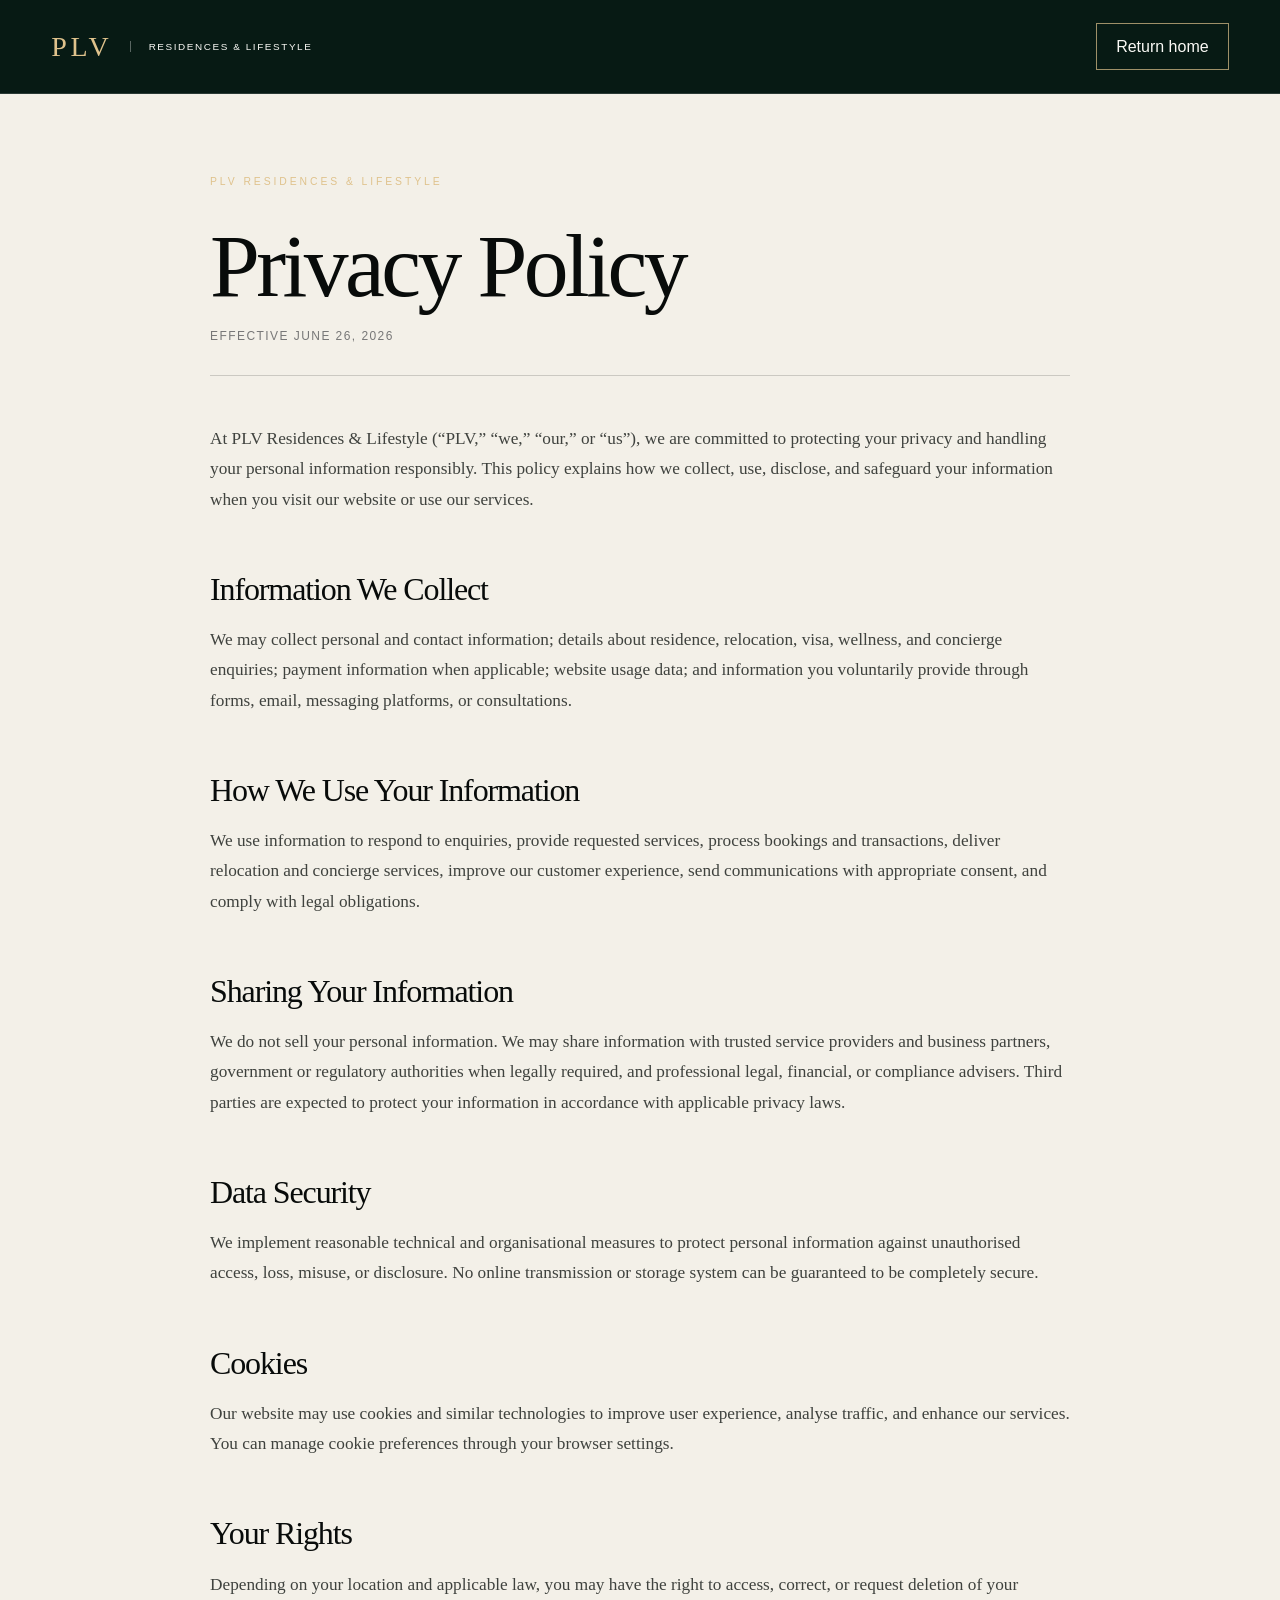
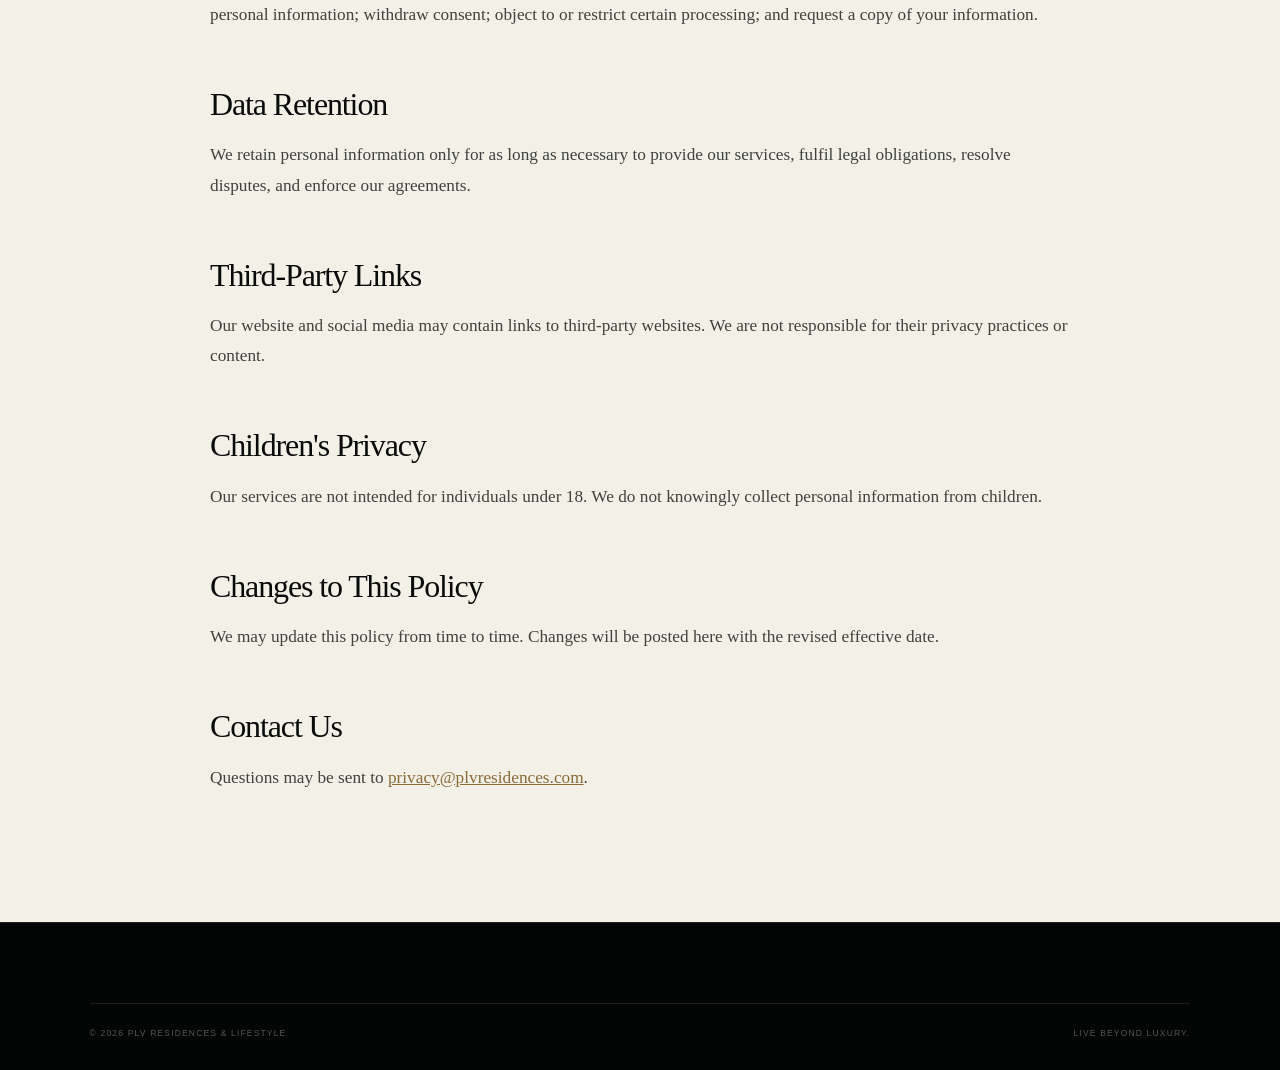
<file: github-plugin-github-openai-curated-remote/work/plv-site/privacy.html>
<!doctype html><html lang="en"><head><meta charset="utf-8"><meta name="viewport" content="width=device-width,initial-scale=1"><title>Privacy Policy - PLV Residences & Lifestyle</title><link rel="stylesheet" href="base.css"><link rel="stylesheet" href="sections.css"><link rel="stylesheet" href="responsive.css"></head>
<body class="privacy"><header class="header"><a class="brand" href="index.html"><b>PLV</b><span>Residences &amp; Lifestyle</span></a><a class="outline" href="index.html">Return home</a></header>
<main class="policy"><p class="eyebrow">PLV Residences &amp; Lifestyle</p><h1>Privacy Policy</h1><p class="date">Effective June 26, 2026</p><div class="policy-copy">
<p>At PLV Residences &amp; Lifestyle (“PLV,” “we,” “our,” or “us”), we are committed to protecting your privacy and handling your personal information responsibly. This policy explains how we collect, use, disclose, and safeguard your information when you visit our website or use our services.</p>
<h2>Information We Collect</h2><p>We may collect personal and contact information; details about residence, relocation, visa, wellness, and concierge enquiries; payment information when applicable; website usage data; and information you voluntarily provide through forms, email, messaging platforms, or consultations.</p>
<h2>How We Use Your Information</h2><p>We use information to respond to enquiries, provide requested services, process bookings and transactions, deliver relocation and concierge services, improve our customer experience, send communications with appropriate consent, and comply with legal obligations.</p>
<h2>Sharing Your Information</h2><p>We do not sell your personal information. We may share information with trusted service providers and business partners, government or regulatory authorities when legally required, and professional legal, financial, or compliance advisers. Third parties are expected to protect your information in accordance with applicable privacy laws.</p>
<h2>Data Security</h2><p>We implement reasonable technical and organisational measures to protect personal information against unauthorised access, loss, misuse, or disclosure. No online transmission or storage system can be guaranteed to be completely secure.</p>
<h2>Cookies</h2><p>Our website may use cookies and similar technologies to improve user experience, analyse traffic, and enhance our services. You can manage cookie preferences through your browser settings.</p>
<h2>Your Rights</h2><p>Depending on your location and applicable law, you may have the right to access, correct, or request deletion of your personal information; withdraw consent; object to or restrict certain processing; and request a copy of your information.</p>
<h2>Data Retention</h2><p>We retain personal information only for as long as necessary to provide our services, fulfil legal obligations, resolve disputes, and enforce our agreements.</p>
<h2>Third-Party Links</h2><p>Our website and social media may contain links to third-party websites. We are not responsible for their privacy practices or content.</p>
<h2>Children's Privacy</h2><p>Our services are not intended for individuals under 18. We do not knowingly collect personal information from children.</p>
<h2>Changes to This Policy</h2><p>We may update this policy from time to time. Changes will be posted here with the revised effective date.</p>
<h2>Contact Us</h2><p>Questions may be sent to <a href="mailto:privacy@plvresidences.com">privacy@plvresidences.com</a>.</p>
</div></main><footer><div class="copyright"><span>© 2026 PLV Residences &amp; Lifestyle</span><span>Live Beyond Luxury.</span></div></footer></body></html>
</file>
<file: github-plugin-github-openai-curated-remote/outputs/plv-residences/base.css>
:root{--ink:#080b0a;--forest:#071a14;--paper:#f3f0e8;--gold:#c8a568;--bright:#dfc28c;--white:#fbfaf6;--serif:"Bodoni MT",Didot,"Times New Roman",serif;--sans:"Avenir Next",Avenir,"Helvetica Neue",Arial,sans-serif}
*,*:before,*:after{box-sizing:border-box}html{scroll-behavior:smooth}body{margin:0;color:var(--ink);background:var(--paper);font-family:var(--sans);-webkit-font-smoothing:antialiased;overflow-x:hidden}body.menu-open{overflow:hidden}a{color:inherit;text-decoration:none}::selection{color:var(--ink);background:var(--gold)}
.sr{position:absolute;width:1px;height:1px;margin:-1px;overflow:hidden;clip:rect(0,0,0,0)}.skip{position:fixed;top:1rem;left:1rem;z-index:100;padding:.7rem 1rem;background:white;transform:translateY(-160%)}.skip:focus{transform:none}
.header{position:fixed;inset:0 0 auto;z-index:50;height:94px;padding:0 clamp(1.4rem,4vw,4.5rem);display:flex;align-items:center;justify-content:space-between;color:var(--white);border-bottom:1px solid #ffffff24;transition:.4s}.header.scrolled{height:76px;background:#07120fe8;backdrop-filter:blur(16px)}
.brand{display:flex;align-items:center;gap:1.1rem;position:relative;z-index:3}.brand b,.footer-brand b{color:var(--bright);font:400 1.75rem/1 var(--serif);letter-spacing:.13em}.brand span{padding-left:1.1rem;border-left:1px solid #ffffff55;font-size:.62rem;letter-spacing:.16em;text-transform:uppercase}
nav{display:flex;align-items:center;gap:clamp(1.5rem,2.7vw,3.5rem);font-size:.68rem;letter-spacing:.18em;text-transform:uppercase}nav a{padding:1rem 0}.outline{padding:.85rem 1.2rem!important;border:1px solid #dfc28cb3;transition:.3s}.outline:hover{color:var(--ink);background:var(--bright)}
.menu{display:none;position:relative;z-index:3;width:42px;height:42px;padding:0;border:0;background:none;color:inherit}.menu i{position:absolute;left:7px;width:28px;height:1px;background:currentColor;transition:.3s}.menu i:first-child{top:16px}.menu i:nth-child(2){top:25px}.menu[aria-expanded=true] i:first-child{top:21px;transform:rotate(45deg)}.menu[aria-expanded=true] i:nth-child(2){top:21px;transform:rotate(-45deg)}
.hero{min-height:100svh;position:relative;display:grid;align-items:center;overflow:hidden;color:var(--white);background:var(--forest)}.hero-bg,.hero-shade{position:absolute;inset:0}.hero-bg{background:url("assets/plv-hero.png") center/cover no-repeat;transform:scale(1.025);animation:settle 2s ease both}.hero-shade{background:linear-gradient(90deg,#020907f2 0%,#030c0aba 32%,#040d0b22 70%),linear-gradient(0deg,#01050488,transparent 45%)}
.hero-copy{position:relative;z-index:2;width:min(760px,88vw);margin-left:clamp(1.5rem,10vw,11rem);padding-top:6rem}.eyebrow{margin:0 0 1.7rem;color:var(--bright);font-size:.65rem;letter-spacing:.28em;text-transform:uppercase}.hero h1,h2,.statement{font-family:var(--serif);font-weight:400;letter-spacing:-.035em}.hero h1{max-width:700px;margin:0;font-size:clamp(4.8rem,9.4vw,10rem);line-height:.88}.hero h1 em,h2 em,.statement em{color:var(--bright);font-weight:400}
.lead{max-width:610px;margin:2.5rem 0 0;color:#ffffffba;font:1.2rem/1.55 var(--serif)}.actions{display:flex;align-items:center;gap:2.5rem;margin-top:2.7rem}.button{display:inline-flex;min-height:51px;padding:0 1.75rem;align-items:center;justify-content:center;font-size:.64rem;letter-spacing:.18em;text-transform:uppercase;transition:.3s}.gold{color:var(--ink);background:var(--bright);border:1px solid var(--bright)}.gold:hover{color:white;background:transparent}.text-link{display:inline-flex;gap:.65rem;padding:.5rem 0;color:white;font-size:.67rem;letter-spacing:.15em;text-transform:uppercase;border-bottom:1px solid #ffffff55}.text-link span{color:var(--gold)}.dark-link{color:var(--ink);border-color:#080b0a44}
.hero-meta{position:absolute;z-index:2;right:4vw;bottom:2.5rem;display:flex;gap:4rem;color:#ffffff88;font-size:.59rem;letter-spacing:.18em}.hero-meta span:first-child{color:var(--gold)}.scroll{position:absolute;z-index:2;left:4vw;bottom:2rem;display:flex;align-items:center;gap:.8rem;color:#ffffff99;font-size:.57rem;letter-spacing:.2em;text-transform:uppercase}.scroll i{width:38px;height:1px;background:var(--gold)}
.section{padding:clamp(6rem,11vw,10rem) clamp(1.5rem,7vw,8rem)}.label{display:flex;align-items:center;gap:1rem;color:#77786f;font-size:.62rem;letter-spacing:.2em;text-transform:uppercase}.label span{color:var(--gold)}.label:after{content:"";width:48px;height:1px;background:var(--gold)}.label.light{color:#ffffff77}.reveal{opacity:0;transform:translateY(25px);transition:opacity .8s,transform .8s}.reveal.visible{opacity:1;transform:none}@keyframes settle{from{opacity:.5;transform:scale(1.09)}to{opacity:1;transform:scale(1.025)}}
</file>
<file: github-plugin-github-openai-curated-remote/outputs/plv-residences/sections.css>
@import url("extras.css");
.intro-grid{display:grid;grid-template-columns:minmax(0,1.7fr) minmax(250px,.62fr);gap:clamp(3rem,9vw,10rem);align-items:end;margin-top:clamp(3.5rem,7vw,6.5rem)}.statement{max-width:950px;margin:0;font-size:clamp(2.65rem,5.2vw,6rem);line-height:1.05}.statement em{color:#9d7b42}.small-copy p{margin:0 0 2.2rem;color:#585a55;font:1.08rem/1.7 var(--serif)}
.dark-section{color:var(--white);background:var(--forest)}.residences{display:grid;grid-template-columns:1.12fr .88fr;min-height:860px}.residence-photo{min-height:680px;background:linear-gradient(0deg,#030b0933,transparent 45%),url("assets/plv-hero.png") 64% center/cover no-repeat}.residence-copy{display:flex;flex-direction:column;justify-content:center;padding:clamp(4rem,7vw,8rem)}.residence-copy .eyebrow{margin-top:5.5rem}.residence-copy h2{margin:0 0 2.5rem;font-size:clamp(3.3rem,5vw,6rem);line-height:.93}.residence-copy>p:not(.eyebrow){margin:0;color:#ffffff9e;font:1.1rem/1.75 var(--serif)}.residence-copy ul{list-style:none;margin:3rem 0;padding:0;border-top:1px solid #ffffff22}.residence-copy li{display:flex;gap:1.3rem;padding:1rem 0;border-bottom:1px solid #ffffff22;font-size:.67rem;letter-spacing:.13em;text-transform:uppercase}.residence-copy li span{color:var(--gold);font-size:.57rem}.ghost{align-self:flex-start;color:var(--bright);border:1px solid #dfc28c88}.ghost:hover{color:var(--ink);background:var(--bright)}
.section-head{display:flex;justify-content:space-between;align-items:flex-end;gap:2rem;margin-bottom:5rem}.section-head h2{margin:0;font-size:clamp(3.7rem,6.2vw,7.3rem);line-height:.92;text-align:right}.section-head h2 em{color:#9d7b42}
</file>
<file: github-plugin-github-openai-curated-remote/outputs/plv-residences/responsive.css>
@media(max-width:1020px){.menu{display:block}.header nav{position:fixed;inset:0;z-index:2;flex-direction:column;justify-content:center;gap:1.8rem;background:#040d0afa;transform:translateX(100%);transition:.45s;font:2.3rem var(--serif);letter-spacing:0;text-transform:none}.header nav.open{transform:none}.header nav .outline{margin-top:1rem;font:normal .66rem var(--sans);letter-spacing:.18em;text-transform:uppercase}.hero-copy{margin-left:7vw}.hero-bg{background-position:61% center}.intro-grid{grid-template-columns:1fr}.small-copy{max-width:560px;margin-left:auto}.residences{grid-template-columns:1fr}.residence-photo{min-height:620px}.cards{grid-template-columns:repeat(2,1fr)}.cards article:nth-child(n+3){border-top:1px solid #080b0a2b}.orbit{left:-10%}.about-copy{width:min(650px,62vw);margin-left:26%}.contact-grid{grid-template-columns:1fr}.contact-grid>div{max-width:520px;margin-left:auto}}
@media(max-width:680px){.header{height:74px}.brand span{display:none}.hero-copy{align-self:end;width:auto;margin:0;padding:7rem 1.5rem 5rem}.hero h1{font-size:clamp(4.2rem,20vw,6.2rem)}.lead{max-width:90%;font-size:1.03rem}.actions{align-items:flex-start;flex-direction:column;gap:1.15rem}.hero-meta,.scroll{display:none}.section{padding-left:1.5rem;padding-right:1.5rem}.statement{font-size:2.8rem}.residence-photo{min-height:440px}.residence-copy{padding:4rem 1.5rem 5rem}.residence-copy .eyebrow{margin-top:4rem}.section-head{display:block}.section-head h2{margin-top:3rem;text-align:left;font-size:3.8rem}.cards{grid-template-columns:1fr}.cards article{min-height:370px;border-right:1px solid #080b0a2b;border-top:1px solid #080b0a2b}.cards article:first-child{border-top:0}.cards i{margin-top:3rem}.about{min-height:auto;padding:7rem 1.5rem}.orbit{top:4rem;left:50%;width:86vw;transform:translateX(-50%);opacity:.5}.about-copy{width:100%;margin:14rem 0 0}.about h2{font-size:4rem}.principles{gap:.6rem}.principles b{font-size:1.2rem}.contact h2{margin-top:3rem;font-size:4.2rem}.footer-links{grid-template-columns:repeat(2,1fr);margin-left:0}.copyright{flex-direction:column;gap:.6rem}}
@media(prefers-reduced-motion:reduce){html{scroll-behavior:auto}*,*:before,*:after{animation-duration:.01ms!important;transition-duration:.01ms!important}.reveal{opacity:1;transform:none}}
</file>
<file: github-plugin-github-openai-curated-remote/outputs/plv-residences/aman.css>
@import url("aman-lower.css");

:root{
  --ink:#1d1e1c;
  --forest:#1a1b19;
  --paper:#f1efe9;
  --gold:#918b80;
  --bright:#ece9e2;
  --white:#faf9f5;
  --serif:"Iowan Old Style","Baskerville","Times New Roman",serif;
  --sans:"Helvetica Neue",Helvetica,Arial,sans-serif;
}

body{background:var(--paper);font-weight:300;letter-spacing:.005em}
.header{height:82px;padding-inline:clamp(1.5rem,3.5vw,4rem);border-color:#ffffff35}
.header.scrolled{height:70px;background:#191a18e8}
.brand{gap:0}
.brand b,.footer-brand b{color:inherit;font:300 1.08rem/1 var(--sans);letter-spacing:.4em}
.brand span{display:none}
.header nav{gap:clamp(1.7rem,2.5vw,3rem);font-size:.58rem;letter-spacing:.16em}
.outline{padding:.45rem 0!important;border:0;border-bottom:1px solid currentColor}
.outline:hover{color:inherit;background:none;opacity:.6}

.hero-shade{background:linear-gradient(90deg,#10110fc4 0%,#10110f65 42%,transparent 75%),linear-gradient(0deg,#10110f73,transparent 52%)}
.hero-copy{width:min(680px,84vw);margin-left:clamp(1.5rem,7vw,8rem);padding-top:8rem}
.eyebrow{margin-bottom:2.2rem;color:inherit;font-size:.56rem;letter-spacing:.24em}
.hero h1{max-width:640px;font-size:clamp(4.2rem,7.7vw,8rem);line-height:.94;letter-spacing:-.02em}
.hero h1 em,.about h2 em,.contact h2 em{color:inherit;font-style:normal}
.lead{max-width:510px;margin-top:2.2rem;color:#ffffffcf;font:300 clamp(1rem,1.3vw,1.18rem)/1.7 var(--sans)}
.actions{gap:2.2rem;margin-top:2.5rem}
.button{min-height:46px;padding-inline:1.5rem;font-size:.56rem;letter-spacing:.16em}
.gold{color:#20211f;background:var(--white);border-color:var(--white)}
.gold:hover{color:var(--white);background:transparent}
.text-link{font-size:.55rem;letter-spacing:.14em;border:0}
.text-link span{color:inherit}
.hero-meta{font-size:.5rem}.hero-meta span:first-child{color:inherit}
.scroll{font-size:.5rem}.scroll i{background:#fff9}

.section{padding-block:clamp(7.5rem,13vw,13rem)}
.label{color:#77766f;font-size:.52rem;letter-spacing:.18em}
.label span{display:none}.label:after{width:28px;background:#9d9a91}
.intro-grid{grid-template-columns:minmax(0,1.35fr) minmax(250px,.55fr);gap:clamp(4rem,12vw,13rem);margin-top:clamp(5rem,9vw,8rem)}
.statement{font-size:clamp(2.6rem,4.4vw,5rem);line-height:1.15;letter-spacing:-.018em}
.statement em{color:inherit;font-style:italic}
.small-copy p{color:#5d5d58;font:300 1rem/1.85 var(--sans)}
.dark-link{color:var(--ink);border:0}

.residences{grid-template-columns:1.42fr .58fr;min-height:920px;background:#1a1b19}
.residence-photo{min-height:760px;filter:saturate(.62) contrast(.96)}
.residence-copy{padding:clamp(4rem,6vw,7rem)}
.residence-copy .eyebrow{margin-top:4rem;color:#dedbd3}
.residence-copy h2{font-size:clamp(3rem,4.2vw,5rem);line-height:1.05;letter-spacing:-.01em}
.residence-copy>p:not(.eyebrow){font:300 .96rem/1.85 var(--sans)}
.residence-copy ul{margin-block:2.8rem;border-color:#ffffff2b}
.residence-copy li{padding:1.1rem 0;border-color:#ffffff2b;font-size:.55rem;letter-spacing:.14em}
.residence-copy li span{display:none}
.ghost{color:white;border-color:#ffffff75}
.ghost:hover{color:#1d1e1c;background:white}

.section-head{align-items:flex-start;margin-bottom:7rem}
.section-head h2{font-size:clamp(3.5rem,5.5vw,6.4rem);line-height:1;text-align:left}
.section-head h2 em{color:inherit;font-style:italic}
</file>
<file: github-plugin-github-openai-curated-remote/outputs/plv-residences/commerce.css>
@import url("mega-menu.css");

.cards{grid-template-columns:repeat(3,1fr)}
.cards article:nth-child(n+4){border-top:1px solid #d4d1c9}

.home-collection{background:#e5e1d8}
.collection-heading{display:grid;grid-template-columns:.55fr 1.45fr;gap:7vw;align-items:start;margin-bottom:6rem}
.collection-heading h2{margin:0;font:400 clamp(3.6rem,6vw,7rem)/.98 var(--serif);letter-spacing:-.02em}
.collection-heading h2 em{font-weight:400;color:inherit}
.collection-heading p{max-width:560px;margin:2rem 0 0;color:#5d5b55;font:300 1rem/1.85 var(--sans)}
.collection-categories{display:grid;grid-template-columns:repeat(3,1fr);gap:clamp(1rem,2vw,2rem)}
.collection-tile{display:block;padding-bottom:1.5rem;border-bottom:1px solid #a39f95;overflow:hidden}
.collection-tile img{display:block;width:100%;aspect-ratio:4/3;object-fit:cover;filter:saturate(.72);transition:transform .65s ease,filter .4s ease}
.collection-tile:hover img{transform:scale(1.025);filter:saturate(.9)}
.collection-tile>span{display:block;margin-top:1.7rem;color:#77746d;font-size:.5rem;letter-spacing:.18em;text-transform:uppercase}
.collection-tile h3{margin:.75rem 0 .65rem;font:400 clamp(1.8rem,2.5vw,2.7rem)/1.1 var(--serif)}
.collection-tile p{min-height:3em;margin:0;color:#66645e;font:300 .86rem/1.65 var(--sans)}
.collection-tile b{display:block;margin-top:1.5rem;font-size:.52rem;font-weight:400;letter-spacing:.14em;text-transform:uppercase}
.collection-actions{display:flex;align-items:center;justify-content:center;gap:2.3rem;margin-top:4.5rem}
.collection-primary{color:white;background:#242522;border:1px solid #242522}
.collection-primary:hover{color:#242522;background:transparent}

@media(max-width:1020px){.cards{grid-template-columns:repeat(2,1fr)}.cards article:nth-child(n+3){border-top:1px solid #d4d1c9}.collection-heading{grid-template-columns:1fr}.collection-categories{grid-template-columns:1fr 1fr}.collection-tile:last-child{grid-column:1/-1}.collection-tile:last-child img{aspect-ratio:2/1}}
@media(max-width:680px){.cards{grid-template-columns:1fr}.cards article:nth-child(n+2){border-top:1px solid #d4d1c9}.collection-heading{margin-bottom:3.5rem}.collection-categories{grid-template-columns:1fr}.collection-tile:last-child{grid-column:auto}.collection-tile:last-child img{aspect-ratio:4/3}.collection-actions{align-items:flex-start;flex-direction:column;gap:1rem}}
</file>
<file: github-plugin-github-openai-curated-remote/work/plv-site/base.css>
:root{--ink:#080b0a;--forest:#071a14;--paper:#f3f0e8;--gold:#c8a568;--bright:#dfc28c;--white:#fbfaf6;--serif:"Bodoni MT",Didot,"Times New Roman",serif;--sans:"Avenir Next",Avenir,"Helvetica Neue",Arial,sans-serif}
*,*:before,*:after{box-sizing:border-box}html{scroll-behavior:smooth}body{margin:0;color:var(--ink);background:var(--paper);font-family:var(--sans);-webkit-font-smoothing:antialiased;overflow-x:hidden}body.menu-open{overflow:hidden}a{color:inherit;text-decoration:none}::selection{color:var(--ink);background:var(--gold)}
.sr{position:absolute;width:1px;height:1px;margin:-1px;overflow:hidden;clip:rect(0,0,0,0)}.skip{position:fixed;top:1rem;left:1rem;z-index:100;padding:.7rem 1rem;background:white;transform:translateY(-160%)}.skip:focus{transform:none}
.header{position:fixed;inset:0 0 auto;z-index:50;height:94px;padding:0 clamp(1.4rem,4vw,4.5rem);display:flex;align-items:center;justify-content:space-between;color:var(--white);border-bottom:1px solid #ffffff24;transition:.4s}.header.scrolled{height:76px;background:#07120fe8;backdrop-filter:blur(16px)}
.brand{display:flex;align-items:center;gap:1.1rem;position:relative;z-index:3}.brand b,.footer-brand b{color:var(--bright);font:400 1.75rem/1 var(--serif);letter-spacing:.13em}.brand span{padding-left:1.1rem;border-left:1px solid #ffffff55;font-size:.62rem;letter-spacing:.16em;text-transform:uppercase}
nav{display:flex;align-items:center;gap:clamp(1.5rem,2.7vw,3.5rem);font-size:.68rem;letter-spacing:.18em;text-transform:uppercase}nav a{padding:1rem 0}.outline{padding:.85rem 1.2rem!important;border:1px solid #dfc28cb3;transition:.3s}.outline:hover{color:var(--ink);background:var(--bright)}
.menu{display:none;position:relative;z-index:3;width:42px;height:42px;padding:0;border:0;background:none;color:inherit}.menu i{position:absolute;left:7px;width:28px;height:1px;background:currentColor;transition:.3s}.menu i:first-child{top:16px}.menu i:nth-child(2){top:25px}.menu[aria-expanded=true] i:first-child{top:21px;transform:rotate(45deg)}.menu[aria-expanded=true] i:nth-child(2){top:21px;transform:rotate(-45deg)}
.hero{min-height:100svh;position:relative;display:grid;align-items:center;overflow:hidden;color:var(--white);background:var(--forest)}.hero-bg,.hero-shade{position:absolute;inset:0}.hero-bg{background:url("assets/plv-hero.png") center/cover no-repeat;transform:scale(1.025);animation:settle 2s ease both}.hero-shade{background:linear-gradient(90deg,#020907f2 0%,#030c0aba 32%,#040d0b22 70%),linear-gradient(0deg,#01050488,transparent 45%)}
.hero-copy{position:relative;z-index:2;width:min(760px,88vw);margin-left:clamp(1.5rem,10vw,11rem);padding-top:6rem}.eyebrow{margin:0 0 1.7rem;color:var(--bright);font-size:.65rem;letter-spacing:.28em;text-transform:uppercase}.hero h1,h2,.statement{font-family:var(--serif);font-weight:400;letter-spacing:-.035em}.hero h1{max-width:700px;margin:0;font-size:clamp(4.8rem,9.4vw,10rem);line-height:.88}.hero h1 em,h2 em,.statement em{color:var(--bright);font-weight:400}
.lead{max-width:610px;margin:2.5rem 0 0;color:#ffffffba;font:1.2rem/1.55 var(--serif)}.actions{display:flex;align-items:center;gap:2.5rem;margin-top:2.7rem}.button{display:inline-flex;min-height:51px;padding:0 1.75rem;align-items:center;justify-content:center;font-size:.64rem;letter-spacing:.18em;text-transform:uppercase;transition:.3s}.gold{color:var(--ink);background:var(--bright);border:1px solid var(--bright)}.gold:hover{color:white;background:transparent}.text-link{display:inline-flex;gap:.65rem;padding:.5rem 0;color:white;font-size:.67rem;letter-spacing:.15em;text-transform:uppercase;border-bottom:1px solid #ffffff55}.text-link span{color:var(--gold)}.dark-link{color:var(--ink);border-color:#080b0a44}
.hero-meta{position:absolute;z-index:2;right:4vw;bottom:2.5rem;display:flex;gap:4rem;color:#ffffff88;font-size:.59rem;letter-spacing:.18em}.hero-meta span:first-child{color:var(--gold)}.scroll{position:absolute;z-index:2;left:4vw;bottom:2rem;display:flex;align-items:center;gap:.8rem;color:#ffffff99;font-size:.57rem;letter-spacing:.2em;text-transform:uppercase}.scroll i{width:38px;height:1px;background:var(--gold)}
.section{padding:clamp(6rem,11vw,10rem) clamp(1.5rem,7vw,8rem)}.label{display:flex;align-items:center;gap:1rem;color:#77786f;font-size:.62rem;letter-spacing:.2em;text-transform:uppercase}.label span{color:var(--gold)}.label:after{content:"";width:48px;height:1px;background:var(--gold)}.label.light{color:#ffffff77}.reveal{opacity:0;transform:translateY(25px);transition:opacity .8s,transform .8s}.reveal.visible{opacity:1;transform:none}@keyframes settle{from{opacity:.5;transform:scale(1.09)}to{opacity:1;transform:scale(1.025)}}
</file>
<file: github-plugin-github-openai-curated-remote/work/plv-site/sections.css>
@import url("extras.css");
.intro-grid{display:grid;grid-template-columns:minmax(0,1.7fr) minmax(250px,.62fr);gap:clamp(3rem,9vw,10rem);align-items:end;margin-top:clamp(3.5rem,7vw,6.5rem)}.statement{max-width:950px;margin:0;font-size:clamp(2.65rem,5.2vw,6rem);line-height:1.05}.statement em{color:#9d7b42}.small-copy p{margin:0 0 2.2rem;color:#585a55;font:1.08rem/1.7 var(--serif)}
.dark-section{color:var(--white);background:var(--forest)}.residences{display:grid;grid-template-columns:1.12fr .88fr;min-height:860px}.residence-photo{min-height:680px;background:linear-gradient(0deg,#030b0933,transparent 45%),url("assets/plv-hero.png") 64% center/cover no-repeat}.residence-copy{display:flex;flex-direction:column;justify-content:center;padding:clamp(4rem,7vw,8rem)}.residence-copy .eyebrow{margin-top:5.5rem}.residence-copy h2{margin:0 0 2.5rem;font-size:clamp(3.3rem,5vw,6rem);line-height:.93}.residence-copy>p:not(.eyebrow){margin:0;color:#ffffff9e;font:1.1rem/1.75 var(--serif)}.residence-copy ul{list-style:none;margin:3rem 0;padding:0;border-top:1px solid #ffffff22}.residence-copy li{display:flex;gap:1.3rem;padding:1rem 0;border-bottom:1px solid #ffffff22;font-size:.67rem;letter-spacing:.13em;text-transform:uppercase}.residence-copy li span{color:var(--gold);font-size:.57rem}.ghost{align-self:flex-start;color:var(--bright);border:1px solid #dfc28c88}.ghost:hover{color:var(--ink);background:var(--bright)}
.section-head{display:flex;justify-content:space-between;align-items:flex-end;gap:2rem;margin-bottom:5rem}.section-head h2{margin:0;font-size:clamp(3.7rem,6.2vw,7.3rem);line-height:.92;text-align:right}.section-head h2 em{color:#9d7b42}
</file>
<file: github-plugin-github-openai-curated-remote/work/plv-site/responsive.css>
@media(max-width:1020px){.menu{display:block}.header nav{position:fixed;inset:0;z-index:2;flex-direction:column;justify-content:center;gap:1.8rem;background:#040d0afa;transform:translateX(100%);transition:.45s;font:2.3rem var(--serif);letter-spacing:0;text-transform:none}.header nav.open{transform:none}.header nav .outline{margin-top:1rem;font:normal .66rem var(--sans);letter-spacing:.18em;text-transform:uppercase}.hero-copy{margin-left:7vw}.hero-bg{background-position:61% center}.intro-grid{grid-template-columns:1fr}.small-copy{max-width:560px;margin-left:auto}.residences{grid-template-columns:1fr}.residence-photo{min-height:620px}.cards{grid-template-columns:repeat(2,1fr)}.cards article:nth-child(n+3){border-top:1px solid #080b0a2b}.orbit{left:-10%}.about-copy{width:min(650px,62vw);margin-left:26%}.contact-grid{grid-template-columns:1fr}.contact-grid>div{max-width:520px;margin-left:auto}}
@media(max-width:680px){.header{height:74px}.brand span{display:none}.hero-copy{align-self:end;width:auto;margin:0;padding:7rem 1.5rem 5rem}.hero h1{font-size:clamp(4.2rem,20vw,6.2rem)}.lead{max-width:90%;font-size:1.03rem}.actions{align-items:flex-start;flex-direction:column;gap:1.15rem}.hero-meta,.scroll{display:none}.section{padding-left:1.5rem;padding-right:1.5rem}.statement{font-size:2.8rem}.residence-photo{min-height:440px}.residence-copy{padding:4rem 1.5rem 5rem}.residence-copy .eyebrow{margin-top:4rem}.section-head{display:block}.section-head h2{margin-top:3rem;text-align:left;font-size:3.8rem}.cards{grid-template-columns:1fr}.cards article{min-height:370px;border-right:1px solid #080b0a2b;border-top:1px solid #080b0a2b}.cards article:first-child{border-top:0}.cards i{margin-top:3rem}.about{min-height:auto;padding:7rem 1.5rem}.orbit{top:4rem;left:50%;width:86vw;transform:translateX(-50%);opacity:.5}.about-copy{width:100%;margin:14rem 0 0}.about h2{font-size:4rem}.principles{gap:.6rem}.principles b{font-size:1.2rem}.contact h2{margin-top:3rem;font-size:4.2rem}.footer-links{grid-template-columns:repeat(2,1fr);margin-left:0}.copyright{flex-direction:column;gap:.6rem}}
@media(prefers-reduced-motion:reduce){html{scroll-behavior:auto}*,*:before,*:after{animation-duration:.01ms!important;transition-duration:.01ms!important}.reveal{opacity:1;transform:none}}
</file>
<file: github-plugin-github-openai-curated-remote/outputs/plv-residences/shop.css>
@import url("gym-gallery.css");
@import url("shop-cart.css");
@import url("brand-showcase.css");
.shop-page{background:#f1efe9}.shop-page .header{background:#1a1b19}.shop-page .header nav{margin-left:auto;margin-right:2.5rem}.bag-button{padding:.55rem 0;color:white;background:none;border:0;border-bottom:1px solid #ffffff88;font:.55rem var(--sans);letter-spacing:.15em;text-transform:uppercase;cursor:pointer}
.shop-hero{position:relative;min-height:92svh;color:white;background:#1a1b19;overflow:hidden}.shop-hero>img{position:absolute;inset:0;width:100%;height:100%;object-fit:cover;filter:saturate(.68) brightness(.68)}.shop-hero:after{content:"";position:absolute;inset:0;background:linear-gradient(90deg,#131411dc 0%,#13141170 48%,transparent 80%)}.shop-hero>div{position:relative;z-index:2;width:min(690px,86vw);padding-top:clamp(10rem,20vh,14rem);margin-left:clamp(1.5rem,8vw,9rem)}.shop-hero p,.shop-kicker{font-size:.52rem;letter-spacing:.2em;text-transform:uppercase}.shop-hero h1{margin:1.4rem 0 1.8rem;font:400 clamp(4.2rem,7vw,8rem)/.94 var(--serif);letter-spacing:-.02em}.shop-hero h1 em{font-weight:400}.shop-hero>div>span{display:block;max-width:510px;font:300 1rem/1.75 var(--sans)}.shop-hero-button{margin-top:2.4rem;color:#1d1e1c;background:white;border:1px solid white}.shop-hero-button:hover{color:white;background:transparent}
.purchase-paths{display:grid;grid-template-columns:repeat(3,1fr);padding:0 clamp(1.5rem,7vw,8rem);background:#dedbd3}.purchase-paths>div{padding:3rem clamp(1.2rem,3vw,3.5rem);border-left:1px solid #aaa69c}.purchase-paths>div:last-child{border-right:1px solid #aaa69c}.purchase-paths small{color:#77746c;font-size:.5rem}.purchase-paths h2{margin:1.3rem 0 .6rem;font:400 1.5rem var(--serif)}.purchase-paths p{margin:0;color:#66645e;font:300 .78rem/1.6 var(--sans)}
.shop-category{display:grid;grid-template-columns:1.05fr .95fr;min-height:820px;background:#f4f2ed}.shop-category.reverse{grid-template-columns:.95fr 1.05fr;background:#dedbd3}.shop-category.reverse .category-media{order:2}.category-media{position:relative;min-height:650px;overflow:hidden}.category-media img{width:100%;height:100%;object-fit:cover;filter:saturate(.7)}.category-media>span{position:absolute;left:2rem;bottom:2rem;padding:.6rem .8rem;color:white;background:#181916bd;font-size:.5rem;letter-spacing:.16em;text-transform:uppercase}.category-copy{display:flex;flex-direction:column;justify-content:center;padding:clamp(4rem,6vw,7rem)}.shop-kicker{color:#6e6c65}.category-copy>h2{margin:1.4rem 0 1.5rem;font:400 clamp(3.3rem,5vw,5.8rem)/1 var(--serif);letter-spacing:-.02em}.category-copy>p:not(.shop-kicker){max-width:600px;margin:0;color:#5d5c56;font:300 .95rem/1.8 var(--sans)}
.product-grid{display:grid;grid-template-columns:repeat(3,1fr);margin-top:3.5rem;border-top:1px solid #aaa69c}.product-grid article{display:flex;flex-direction:column;min-height:270px;padding:1.5rem 1.3rem 0 0;border-right:1px solid #aaa69c}.product-grid article+article{padding-left:1.3rem}.product-grid article:last-child{padding-right:0;border:0}.product-grid small{color:#77746c;font-size:.46rem;letter-spacing:.14em;text-transform:uppercase}.product-grid h3{margin:1rem 0 .7rem;font:400 1.2rem/1.2 var(--serif)}.product-grid p{margin:0;color:#696761;font:300 .7rem/1.65 var(--sans)}.product-grid strong{margin-top:auto;padding-top:1.2rem;font:400 .72rem var(--sans)}.product-grid button,.product-grid a{align-self:flex-start;margin-top:1rem;padding:0 0 .35rem;color:var(--ink);background:none;border:0;border-bottom:1px solid #777;font:.5rem var(--sans);letter-spacing:.14em;text-transform:uppercase;cursor:pointer}
.shop-contact{padding:clamp(7rem,12vw,12rem) 1.5rem;text-align:center;color:white;background:#1a1b19}.shop-contact>p{font-size:.52rem;letter-spacing:.2em;text-transform:uppercase}.shop-contact h2{margin:1.4rem 0 3rem;font:400 clamp(3.8rem,6vw,7rem)/1 var(--serif)}.shop-contact .button{color:#1d1e1c;background:white;border:1px solid white}.shop-contact .button:hover{color:white;background:transparent}
@media(max-width:1020px){.shop-page .header nav{display:none}.shop-category,.shop-category.reverse{grid-template-columns:1fr}.shop-category.reverse .category-media{order:0}.category-media{min-height:560px}.product-grid{grid-template-columns:1fr}.product-grid article,.product-grid article+article{min-height:0;padding:1.4rem 0;border-right:0;border-bottom:1px solid #aaa69c}.product-grid article:last-child{border:0}.product-grid strong{margin-top:1rem}}
@media(max-width:680px){.shop-hero>div{padding-top:10rem;margin-left:1.5rem}.shop-hero h1{font-size:4.2rem}.purchase-paths{grid-template-columns:1fr}.purchase-paths>div{border-right:1px solid #aaa69c;border-bottom:1px solid #aaa69c}.category-media{min-height:380px}.category-copy{padding:4.5rem 1.5rem}.category-copy>h2{font-size:3.7rem}}
</file>
